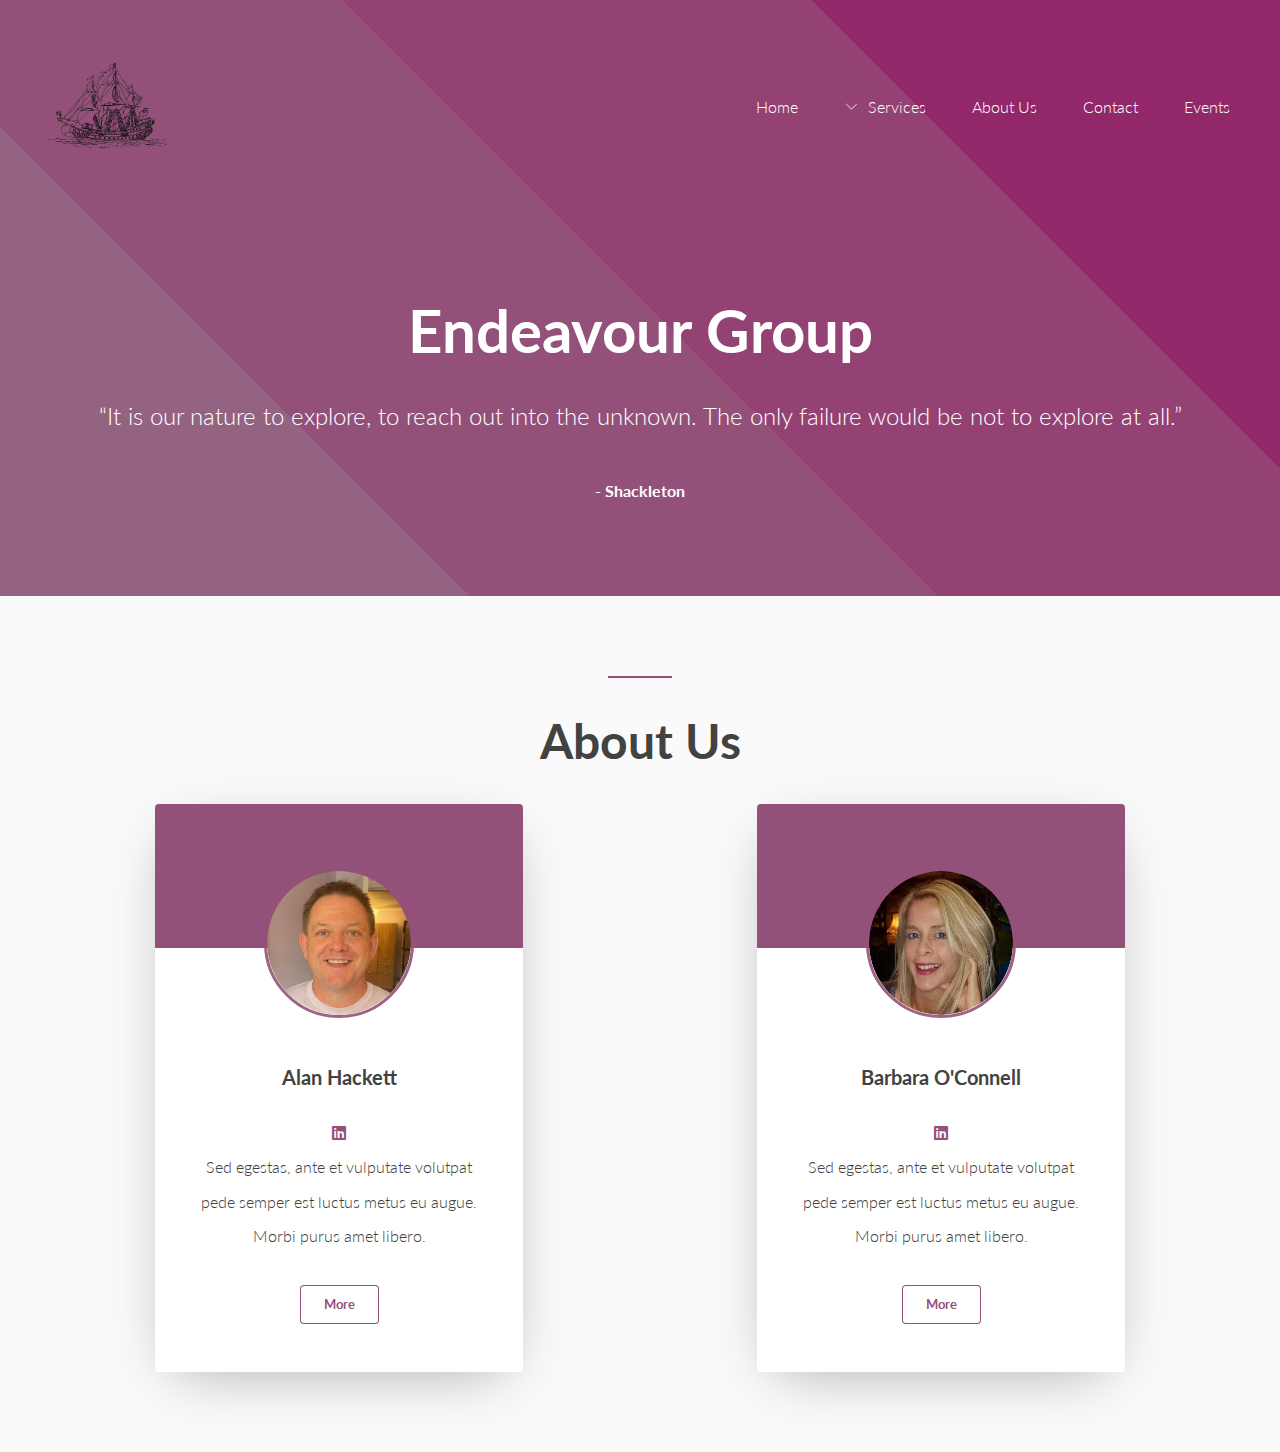
<file: about.html>
<!DOCTYPE HTML>
<!--
	Inverse by Pixelarity
	pixelarity.com | hello@pixelarity.com
	License: pixelarity.com/license
-->
<html>
	<head>
		<title>Untitled</title>
		<meta charset="utf-8" />
		<meta name="viewport" content="width=device-width, initial-scale=1, user-scalable=no" />
		<meta name="description" content="" />
		<meta name="keywords" content="" />
		<link rel="stylesheet" href="assets/css/main.css" />
	</head>
	<body class="is-preload">

		<!-- Header -->
		<section id="header-banner" class="gradient-background">
			<header id="header" class="alt">
				<a href="index.html">
					<img src="images/BetterLogo.png" alt="Logo Image" class="header-img">
					<!-- <p style="color: white;">Endeavour Group</p> -->

					
				</a>
				<!-- <a class="logo" href="index.html">Endeavour Group<span></span></a> -->
				<nav id="nav">
					<ul>
						<li><a href="index.html">Home</a></li>
						<li>
							<a href="#" class="dropdown">Services</a>
							<ul>
								<li><a href="#">Psychotherapy</a></li>
								<li><a href="#">Clinical Supervision</a></li>
								<li><a href="#">Training</a></li>
								
							</ul>
						</li>
						<li><a href="about.html">About Us</a></li>
						<li class="current"><a href="contact.html">Contact</a></li>
						<li><a href="events.html">Events</a></li>
					</ul>
				</nav>
			</header>

		<!-- Banner -->
			<div id="banner">
				<div class="wrapper style1 special">
					<div class="inner">
						<!-- Circular Image Section -->
						<!-- <div class="img-wrapper">
							<img src="images/BetterLogo.png" alt="">
						</div> -->
						<h1 class="heading alt"><strong>Endeavour Group </strong></h1>
						
							<p>“It is our nature to explore, to reach out into the unknown. The only

								failure would be not to explore at all.”</p>
	
							<p><strong>- Shackleton</strong></p>

						<!-- <div class="image fit special">
							<img src="images/pic01.jpg" alt="" />
						</div> -->
						<!-- <ul class="feature-icons">
							<li><span class="icon solid fa-laptop"></span><span class="label">Magna aliquam</span></li>
							<li><span class="icon solid fa-wifi"></span><span class="label">Etiam feugiat</span></li>
							<li><span class="icon solid fa-cloud"></span><span class="label">Nisl adipiscing</span></li>
						</ul> -->
					</div>
				</div>
			</div>
		</section>

        <div id="three">
            <div class="wrapper special style3">		
                <div class="inner">
                    <header class="major">
                        <h2 class="heading">About Us</h2>
                    </header>
                    <div class="profiles">
                        <div class="profile">
                            <div class="image">
                                <img src="images/Alan.jpg" alt="" />
                            </div>
                            <div class="content">
                                <h3>Alan Hackett</h3>
                                <a href="#" class="icon brands fa-linkedin"></a>
                                <p>Sed egestas, ante et vulputate volutpat pede semper est luctus metus eu augue. Morbi purus amet libero.</p>
                                <ul class="actions">
                                    <li><a href="#alan-info" class="button small">More</a></li>
                                </ul>
                            </div>
                        </div>
                        <div class="profile">
                            <div class="image">
                                <img src="images/Barbara.jpg" alt="" />
                            </div>
                            <div class="content">
                                <h3>Barbara O'Connell</h3>
                                <a href="#" class="icon brands fa-linkedin"></a>
                                <p>Sed egestas, ante et vulputate volutpat pede semper est luctus metus eu augue. Morbi purus amet libero.</p>
                                <ul class="actions">
                                    <li><a href="#barbara-info" class="button small">More</a></li>
                                </ul>
                            </div>
                        </div>							
                    </div>
                </div>
            </div>
        </div>

		


            

            

		<!-- Scripts -->
			<script src="assets/js/jquery.min.js"></script>
			<script src="assets/js/jquery.dropotron.min.js"></script>
			<script src="assets/js/browser.min.js"></script>
			<script src="assets/js/breakpoints.min.js"></script>
			<script src="assets/js/util.js"></script>
			<script src="assets/js/main.js"></script>

	</body>
</html>
</file>
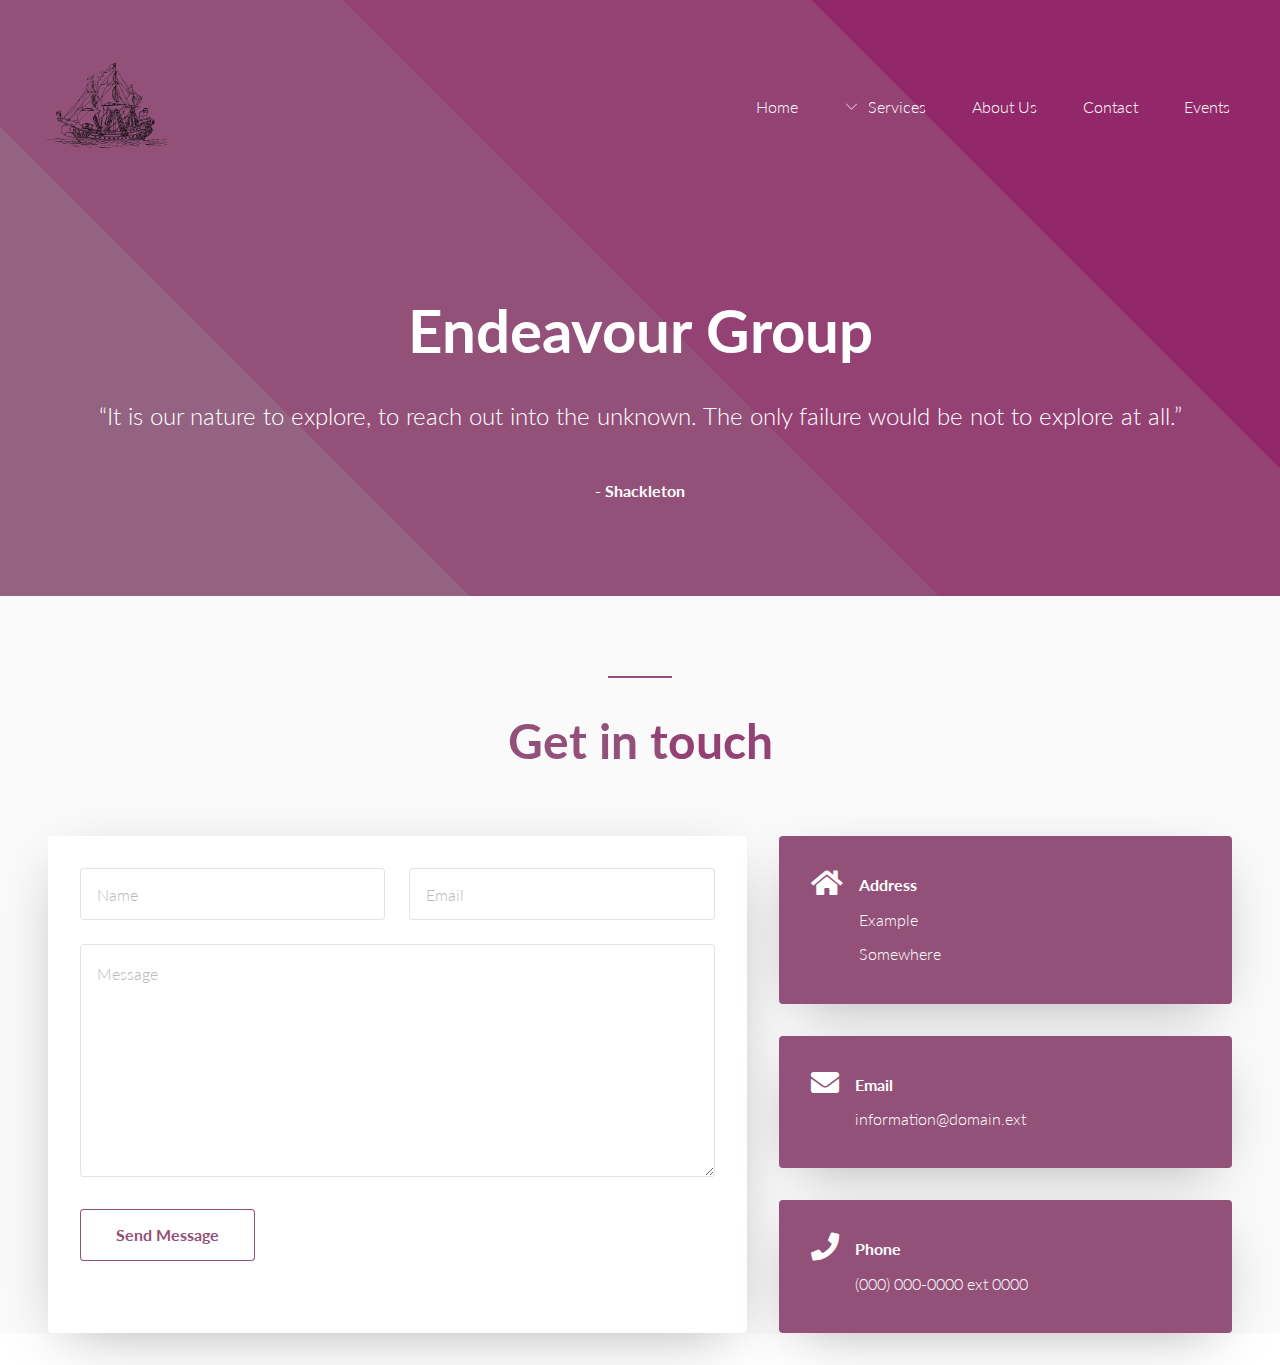
<file: contact.html>
<!DOCTYPE HTML>
<!--
	Inverse by Pixelarity
	pixelarity.com | hello@pixelarity.com
	License: pixelarity.com/license
-->
<html>
	<head>
		<title>Untitled</title>
		<meta charset="utf-8" />
		<meta name="viewport" content="width=device-width, initial-scale=1, user-scalable=no" />
		<meta name="description" content="" />
		<meta name="keywords" content="" />
		<link rel="stylesheet" href="assets/css/main.css" />
	</head>
	<body class="is-preload">

		<!-- Header -->
		<section id="header-banner" class="gradient-background">
			<header id="header" class="alt">
				<a href="index.html">
					<img src="images/BetterLogo.png" alt="Logo Image" class="header-img">
					<!-- <p style="color: white;">Endeavour Group</p> -->

					
				</a>
				<!-- <a class="logo" href="index.html">Endeavour Group<span></span></a> -->
				<nav id="nav">
					<ul>
						<li><a href="index.html">Home</a></li>
						<li>
							<a href="#" class="dropdown">Services</a>
							<ul>
								<li><a href="#">Psychotherapy</a></li>
								<li><a href="#">Clinical Supervision</a></li>
								<li><a href="#">Training</a></li>
								
							</ul>
						</li>
						<li><a href="about.html">About Us</a></li>
						<li class="current"><a href="contact.html">Contact</a></li>
						<li><a href="events.html">Events</a></li>
					</ul>
				</nav>
			</header>

		<!-- Banner -->
			<div id="banner">
				<div class="wrapper style1 special">
					<div class="inner">
						<!-- Circular Image Section -->
						<!-- <div class="img-wrapper">
							<img src="images/BetterLogo.png" alt="">
						</div> -->
						<h1 class="heading alt"><strong>Endeavour Group </strong></h1>
						
							<p>“It is our nature to explore, to reach out into the unknown. The only

								failure would be not to explore at all.”</p>
	
							<p><strong>- Shackleton</strong></p>

						<!-- <div class="image fit special">
							<img src="images/pic01.jpg" alt="" />
						</div> -->
						<!-- <ul class="feature-icons">
							<li><span class="icon solid fa-laptop"></span><span class="label">Magna aliquam</span></li>
							<li><span class="icon solid fa-wifi"></span><span class="label">Etiam feugiat</span></li>
							<li><span class="icon solid fa-cloud"></span><span class="label">Nisl adipiscing</span></li>
						</ul> -->
					</div>
				</div>
			</div>
		</section>

		





		<!-- Footer -->
			<div id="footer">
				<div class="wrapper style3">
					<div class="inner">
						<header class="major">
							<h2 class="gradient-text">Get in touch</h2>
							</header>
						<div class="content">
							<div class="form">
								<form method="post" action="#">
									<div class="fields">
										<div class="field half">
											<input name="name" id="name" placeholder="Name" type="text" />
										</div>
										<div class="field half">
											<input name="email" id="email" placeholder="Email" type="email" />
										</div>
										<div class="field">
											<textarea name="message" id="message" rows="6" placeholder="Message"></textarea>
										</div>
									</div>
									<ul class="actions special">
										<li><input type="button" class="button" value="Send Message" /></li>
									</ul>
								</form>
							</div>
							<ul class="icons">
								<li>
									<span class="icon solid fa-home"></span>
									<div>
										<strong>Address</strong>
										Example<br />
										Somewhere
									</div>
								</li>
								<li>
									<span class="icon solid fa-envelope"></span>
									<div>
										<strong>Email</strong>
										<a href="mailto:information@domain.ext">information@domain.ext</a>
									</div>
								</li>
								<li>
									<span class="icon solid fa-phone"></span>
									<div>
										<strong>Phone</strong>
										(000) 000-0000 ext 0000
									</div>
								</li>
							</ul>
						</div>
					</div>
					
				</div>
			</div>

            

            

		<!-- Scripts -->
			<script src="assets/js/jquery.min.js"></script>
			<script src="assets/js/jquery.dropotron.min.js"></script>
			<script src="assets/js/browser.min.js"></script>
			<script src="assets/js/breakpoints.min.js"></script>
			<script src="assets/js/util.js"></script>
			<script src="assets/js/main.js"></script>

	</body>
</html>
</file>
<file: assets/css/main.css>
@import url(fontawesome-all.min.css);
@import url("https://fonts.googleapis.com/css?family=Lato:300,300i,400,400i,700,700i");

html, body, div, span, applet, object,
iframe, h1, h2, h3, h4, h5, h6, p, blockquote,
pre, a, abbr, acronym, address, big, cite,
code, del, dfn, em, img, ins, kbd, q, s, samp,
small, strike, strong, sub, sup, tt, var, b,
u, i, center, dl, dt, dd, ol, ul, li, fieldset,
form, label, legend, table, caption, tbody,
tfoot, thead, tr, th, td, article, aside,
canvas, details, embed, figure, figcaption,
footer, header, hgroup, menu, nav, output, ruby,
section, summary, time, mark, audio, video {
	margin: 0;
	padding: 0;
	border: 0;
	font-size: 100%;
	font: inherit;
	vertical-align: baseline;}

article, aside, details, figcaption, figure,
footer, header, hgroup, menu, nav, section {
	display: block;}

body {
	line-height: 1;
}

ol, ul {
	list-style: none;
}

blockquote, q {
	quotes: none;
}

	blockquote:before, blockquote:after, q:before, q:after {
		content: '';
		content: none;
	}

table {
	border-collapse: collapse;
	border-spacing: 0;
}

body {
	-webkit-text-size-adjust: none;
}

mark {
	background-color: transparent;
	color: inherit;
}

input::-moz-focus-inner {
	border: 0;
	padding: 0;
}

input, select, textarea {
	-moz-appearance: none;
	-webkit-appearance: none;
	-ms-appearance: none;
	appearance: none;
}

/* Basic */

	@-ms-viewport {
		width: device-width;
	}

	body {
		-ms-overflow-style: scrollbar;
	}

	@media screen and (max-width: 480px) {

		html, body {
			min-width: 320px;
		}

	}

	html {
		box-sizing: border-box;
	}

	*, *:before, *:after {
		box-sizing: inherit;
	}

	body {
		background: #ffffff;
	}

		body.is-preload *, body.is-preload *:before, body.is-preload *:after {
			-moz-animation: none !important;
			-webkit-animation: none !important;
			-ms-animation: none !important;
			animation: none !important;
			-moz-transition: none !important;
			-webkit-transition: none !important;
			-ms-transition: none !important;
			transition: none !important;
		}

/* Typography */

	html {
		font-size: 15pt;
	}

		@media screen and (max-width: 1680px) {

			html {
				font-size: 12pt;
			}

		}

		@media screen and (max-width: 980px) {

			html {
				font-size: 12pt;
			}

		}

		@media screen and (max-width: 736px) {

			html {
				font-size: 11pt;
			}

		}

	body {
		background-color: #ffffff;
		color: #424242;
	}

	body, input, select, textarea {
		font-family: "Lato", Arial, Helvetica, sans-serif;
		font-weight: 300;
		font-size: 1rem;
		line-height: 2.15;
	}

	a {
		-moz-transition: color 0.2s ease-in-out;
		-webkit-transition: color 0.2s ease-in-out;
		-ms-transition: color 0.2s ease-in-out;
		transition: color 0.2s ease-in-out;
		text-decoration: none;
	}

	strong, b {
		font-weight: 700;
	}

	em, i {
		font-style: italic;
	}

	p {
		margin: 0 0 2rem 0;
	}

		p.special {
			text-align: center;
			margin: 0 auto 2rem auto;
			max-width: 46rem;
		}

			@media screen and (max-width: 980px) {

				p.special {
					max-width: calc(100% - 6rem);
					width: 100%;
				}

			}

			@media screen and (max-width: 736px) {

				p.special {
					max-width: 100%;
					width: 100%;
				}

			}

	header h1:before, header h2:before, header h3:before, header h4:before, header h5:before, header h6:before {
		background-color: #93517a;
		content: '';
		display: block;
		height: 2px;
		margin: 0 auto 2rem auto;
		width: 4rem;
	}

	header h1.left:before, header h2.left:before, header h3.left:before, header h4.left:before, header h5.left:before, header h6.left:before {
		margin-left: 0;
		margin-right: 0;
	}

		@media screen and (max-width: 980px) {

			header h1.left:before, header h2.left:before, header h3.left:before, header h4.left:before, header h5.left:before, header h6.left:before {
				margin-left: auto;
				margin-right: auto;
			}

		}

	header h1.alt:before, header h2.alt:before, header h3.alt:before, header h4.alt:before, header h5.alt:before, header h6.alt:before {
		background-color: #ffffff;
	}

	header.special {
		text-align: center;
		margin-bottom: 4rem;
	}

	header.major {
		text-align: center;
		margin: 0 auto 2rem auto;
		max-width: 46rem;
	}

		@media screen and (max-width: 980px) {

			header.major {
				max-width: calc(100% - 6rem);
				width: 100%;
			}

		}

		@media screen and (max-width: 736px) {

			header.major {
				max-width: 100%;
				width: 100%;
			}

		}

	h1, h2, h3, h4, h5, h6 {
		font-weight: 700;
		line-height: 1.5;
		margin: 0 0 1.5rem 0;
	}

		h1 a, h2 a, h3 a, h4 a, h5 a, h6 a {
			color: inherit;
			text-decoration: none;
		}

	h1 {
		font-size: 4rem;
		line-height: 1.2;
	}

	h1 + p {
		font-size: 1.5rem;
	}

	h2 {
		font-size: 3rem;
		line-height: 1.3;
	}

	h3 {
		font-size: 1.25rem;
	}

	h4 {
		font-size: 1rem;
	}

	h5 {
		font-size: 0.9rem;
	}

	h6 {
		font-size: 0.7rem;
	}

	@media screen and (max-width: 1280px) {

		h1 {
			font-size: 3.75rem;
		}

	}

	@media screen and (max-width: 980px) {

		body, input, select, textarea {
			line-height: 1.75;
		}

		p.thin {
			max-width: 100%;
		}

		h1.heading.left:before, h2.heading.left:before, h3.heading.left:before, h4.heading.left:before, h5.heading.left:before, h6.heading.left:before {
			margin-right: auto;
			margin-left: auto;
		}

	}

	@media screen and (max-width: 736px) {

		h1 {
			font-size: 2.5rem;
			line-height: 1.3;
		}

		h1 + p {
			font-size: 1.25rem;
		}

		h2 {
			font-size: 1.75rem;
			line-height: 1.5;
		}

		h3 {
			font-size: 1.25rem;
		}

	}

	sub {
		font-size: 0.8rem;
		position: relative;
		top: 0.5rem;
	}

	sup {
		font-size: 0.8rem;
		position: relative;
		top: -0.5rem;
	}

	blockquote {
		border-left: solid 0.5rem;
		font-style: italic;
		margin: 0 0 2rem 0;
		padding: 1rem 0 1rem 2rem;
	}

	code {
		border-radius: 4px;
		border: solid 1px;
		font-family: "Courier New", monospace;
		font-size: 0.9rem;
		margin: 0 0.25rem;
		padding: 0.25rem 0.65rem;
	}

	pre {
		-webkit-overflow-scrolling: touch;
		font-family: "Courier New", monospace;
		font-size: 0.9rem;
		margin: 0 0 2rem 0;
	}

		pre code {
			display: block;
			line-height: 1.75;
			padding: 1rem 1.5rem;
			overflow-x: auto;
		}

	hr {
		border: 0;
		border-bottom: solid 1px;
		margin: 2rem 0;
	}

		hr.major {
			margin: 4rem 0;
		}

		@media screen and (max-width: 736px) {

			hr.major {
				margin: 3rem 0;
			}

		}

	input, select, textarea {
		color: #424242;
	}

	a {
		color: #93517a;
	}

		a:hover {
			color: #ffb7aa;
		}

	strong, b {
		color: #424242;
	}

	h1, h2, h3, h4, h5, h6 {
		color: #424242;
	}

	blockquote {
		border-left-color: rgba(144, 144, 144, 0.25);
	}

	code {
		background: rgba(144, 144, 144, 0.075);
		border-color: rgba(144, 144, 144, 0.25);
	}

	hr {
		border-bottom-color: rgba(144, 144, 144, 0.25);
	}

/* Row */

	.row {
		display: flex;
		flex-wrap: wrap;
		box-sizing: border-box;
		align-items: stretch;
	}

		.row > * {
			box-sizing: border-box;
		}

		.row.gtr-uniform > * > :last-child {
			margin-bottom: 0;
		}

		.row.aln-left {
			justify-content: flex-start;
		}

		.row.aln-center {
			justify-content: center;
		}

		.row.aln-right {
			justify-content: flex-end;
		}

		.row.aln-top {
			align-items: flex-start;
		}

		.row.aln-middle {
			align-items: center;
		}

		.row.aln-bottom {
			align-items: flex-end;
		}

		.row > .imp {
			order: -1;
		}

		.row > .col-1 {
			width: 8.33333%;
		}

		.row > .off-1 {
			margin-left: 8.33333%;
		}

		.row > .col-2 {
			width: 16.66667%;
		}

		.row > .off-2 {
			margin-left: 16.66667%;
		}

		.row > .col-3 {
			width: 25%;
		}

		.row > .off-3 {
			margin-left: 25%;
		}

		.row > .col-4 {
			width: 33.33333%;
		}

		.row > .off-4 {
			margin-left: 33.33333%;
		}

		.row > .col-5 {
			width: 41.66667%;
		}

		.row > .off-5 {
			margin-left: 41.66667%;
		}

		.row > .col-6 {
			width: 50%;
		}

		.row > .off-6 {
			margin-left: 50%;
		}

		.row > .col-7 {
			width: 58.33333%;
		}

		.row > .off-7 {
			margin-left: 58.33333%;
		}

		.row > .col-8 {
			width: 66.66667%;
		}

		.row > .off-8 {
			margin-left: 66.66667%;
		}

		.row > .col-9 {
			width: 75%;
		}

		.row > .off-9 {
			margin-left: 75%;
		}

		.row > .col-10 {
			width: 83.33333%;
		}

		.row > .off-10 {
			margin-left: 83.33333%;
		}

		.row > .col-11 {
			width: 91.66667%;
		}

		.row > .off-11 {
			margin-left: 91.66667%;
		}

		.row > .col-12 {
			width: 100%;
		}

		.row > .off-12 {
			margin-left: 100%;
		}

		.row.gtr-0 {
			margin-top: 0;
			margin-left: 0rem;
		}

			.row.gtr-0 > * {
				padding: 0 0 0 0rem;
			}

			.row.gtr-0.gtr-uniform {
				margin-top: 0rem;
			}

				.row.gtr-0.gtr-uniform > * {
					padding-top: 0rem;
				}

		.row.gtr-25 {
			margin-top: 0;
			margin-left: -0.5rem;
		}

			.row.gtr-25 > * {
				padding: 0 0 0 0.5rem;
			}

			.row.gtr-25.gtr-uniform {
				margin-top: -0.5rem;
			}

				.row.gtr-25.gtr-uniform > * {
					padding-top: 0.5rem;
				}

		.row.gtr-50 {
			margin-top: 0;
			margin-left: -1rem;
		}

			.row.gtr-50 > * {
				padding: 0 0 0 1rem;
			}

			.row.gtr-50.gtr-uniform {
				margin-top: -1rem;
			}

				.row.gtr-50.gtr-uniform > * {
					padding-top: 1rem;
				}

		.row {
			margin-top: 0;
			margin-left: -2rem;
		}

			.row > * {
				padding: 0 0 0 2rem;
			}

			.row.gtr-uniform {
				margin-top: -2rem;
			}

				.row.gtr-uniform > * {
					padding-top: 2rem;
				}

		.row.gtr-150 {
			margin-top: 0;
			margin-left: -3rem;
		}

			.row.gtr-150 > * {
				padding: 0 0 0 3rem;
			}

			.row.gtr-150.gtr-uniform {
				margin-top: -3rem;
			}

				.row.gtr-150.gtr-uniform > * {
					padding-top: 3rem;
				}

		.row.gtr-200 {
			margin-top: 0;
			margin-left: -4rem;
		}

			.row.gtr-200 > * {
				padding: 0 0 0 4rem;
			}

			.row.gtr-200.gtr-uniform {
				margin-top: -4rem;
			}

				.row.gtr-200.gtr-uniform > * {
					padding-top: 4rem;
				}

		@media screen and (max-width: 1680px) {

			.row {
				display: flex;
				flex-wrap: wrap;
				box-sizing: border-box;
				align-items: stretch;
			}

				.row > * {
					box-sizing: border-box;
				}

				.row.gtr-uniform > * > :last-child {
					margin-bottom: 0;
				}

				.row.aln-left {
					justify-content: flex-start;
				}

				.row.aln-center {
					justify-content: center;
				}

				.row.aln-right {
					justify-content: flex-end;
				}

				.row.aln-top {
					align-items: flex-start;
				}

				.row.aln-middle {
					align-items: center;
				}

				.row.aln-bottom {
					align-items: flex-end;
				}

				.row > .imp-xlarge {
					order: -1;
				}

				.row > .col-1-xlarge {
					width: 8.33333%;
				}

				.row > .off-1-xlarge {
					margin-left: 8.33333%;
				}

				.row > .col-2-xlarge {
					width: 16.66667%;
				}

				.row > .off-2-xlarge {
					margin-left: 16.66667%;
				}

				.row > .col-3-xlarge {
					width: 25%;
				}

				.row > .off-3-xlarge {
					margin-left: 25%;
				}

				.row > .col-4-xlarge {
					width: 33.33333%;
				}

				.row > .off-4-xlarge {
					margin-left: 33.33333%;
				}

				.row > .col-5-xlarge {
					width: 41.66667%;
				}

				.row > .off-5-xlarge {
					margin-left: 41.66667%;
				}

				.row > .col-6-xlarge {
					width: 50%;
				}

				.row > .off-6-xlarge {
					margin-left: 50%;
				}

				.row > .col-7-xlarge {
					width: 58.33333%;
				}

				.row > .off-7-xlarge {
					margin-left: 58.33333%;
				}

				.row > .col-8-xlarge {
					width: 66.66667%;
				}

				.row > .off-8-xlarge {
					margin-left: 66.66667%;
				}

				.row > .col-9-xlarge {
					width: 75%;
				}

				.row > .off-9-xlarge {
					margin-left: 75%;
				}

				.row > .col-10-xlarge {
					width: 83.33333%;
				}

				.row > .off-10-xlarge {
					margin-left: 83.33333%;
				}

				.row > .col-11-xlarge {
					width: 91.66667%;
				}

				.row > .off-11-xlarge {
					margin-left: 91.66667%;
				}

				.row > .col-12-xlarge {
					width: 100%;
				}

				.row > .off-12-xlarge {
					margin-left: 100%;
				}

				.row.gtr-0 {
					margin-top: 0;
					margin-left: 0rem;
				}

					.row.gtr-0 > * {
						padding: 0 0 0 0rem;
					}

					.row.gtr-0.gtr-uniform {
						margin-top: 0rem;
					}

						.row.gtr-0.gtr-uniform > * {
							padding-top: 0rem;
						}

				.row.gtr-25 {
					margin-top: 0;
					margin-left: -0.5rem;
				}

					.row.gtr-25 > * {
						padding: 0 0 0 0.5rem;
					}

					.row.gtr-25.gtr-uniform {
						margin-top: -0.5rem;
					}

						.row.gtr-25.gtr-uniform > * {
							padding-top: 0.5rem;
						}

				.row.gtr-50 {
					margin-top: 0;
					margin-left: -1rem;
				}

					.row.gtr-50 > * {
						padding: 0 0 0 1rem;
					}

					.row.gtr-50.gtr-uniform {
						margin-top: -1rem;
					}

						.row.gtr-50.gtr-uniform > * {
							padding-top: 1rem;
						}

				.row {
					margin-top: 0;
					margin-left: -2rem;
				}

					.row > * {
						padding: 0 0 0 2rem;
					}

					.row.gtr-uniform {
						margin-top: -2rem;
					}

						.row.gtr-uniform > * {
							padding-top: 2rem;
						}

				.row.gtr-150 {
					margin-top: 0;
					margin-left: -3rem;
				}

					.row.gtr-150 > * {
						padding: 0 0 0 3rem;
					}

					.row.gtr-150.gtr-uniform {
						margin-top: -3rem;
					}

						.row.gtr-150.gtr-uniform > * {
							padding-top: 3rem;
						}

				.row.gtr-200 {
					margin-top: 0;
					margin-left: -4rem;
				}

					.row.gtr-200 > * {
						padding: 0 0 0 4rem;
					}

					.row.gtr-200.gtr-uniform {
						margin-top: -4rem;
					}

						.row.gtr-200.gtr-uniform > * {
							padding-top: 4rem;
						}

		}

		@media screen and (max-width: 1280px) {

			.row {
				display: flex;
				flex-wrap: wrap;
				box-sizing: border-box;
				align-items: stretch;
			}

				.row > * {
					box-sizing: border-box;
				}

				.row.gtr-uniform > * > :last-child {
					margin-bottom: 0;
				}

				.row.aln-left {
					justify-content: flex-start;
				}

				.row.aln-center {
					justify-content: center;
				}

				.row.aln-right {
					justify-content: flex-end;
				}

				.row.aln-top {
					align-items: flex-start;
				}

				.row.aln-middle {
					align-items: center;
				}

				.row.aln-bottom {
					align-items: flex-end;
				}

				.row > .imp-large {
					order: -1;
				}

				.row > .col-1-large {
					width: 8.33333%;
				}

				.row > .off-1-large {
					margin-left: 8.33333%;
				}

				.row > .col-2-large {
					width: 16.66667%;
				}

				.row > .off-2-large {
					margin-left: 16.66667%;
				}

				.row > .col-3-large {
					width: 25%;
				}

				.row > .off-3-large {
					margin-left: 25%;
				}

				.row > .col-4-large {
					width: 33.33333%;
				}

				.row > .off-4-large {
					margin-left: 33.33333%;
				}

				.row > .col-5-large {
					width: 41.66667%;
				}

				.row > .off-5-large {
					margin-left: 41.66667%;
				}

				.row > .col-6-large {
					width: 50%;
				}

				.row > .off-6-large {
					margin-left: 50%;
				}

				.row > .col-7-large {
					width: 58.33333%;
				}

				.row > .off-7-large {
					margin-left: 58.33333%;
				}

				.row > .col-8-large {
					width: 66.66667%;
				}

				.row > .off-8-large {
					margin-left: 66.66667%;
				}

				.row > .col-9-large {
					width: 75%;
				}

				.row > .off-9-large {
					margin-left: 75%;
				}

				.row > .col-10-large {
					width: 83.33333%;
				}

				.row > .off-10-large {
					margin-left: 83.33333%;
				}

				.row > .col-11-large {
					width: 91.66667%;
				}

				.row > .off-11-large {
					margin-left: 91.66667%;
				}

				.row > .col-12-large {
					width: 100%;
				}

				.row > .off-12-large {
					margin-left: 100%;
				}

				.row.gtr-0 {
					margin-top: 0;
					margin-left: 0rem;
				}

					.row.gtr-0 > * {
						padding: 0 0 0 0rem;
					}

					.row.gtr-0.gtr-uniform {
						margin-top: 0rem;
					}

						.row.gtr-0.gtr-uniform > * {
							padding-top: 0rem;
						}

				.row.gtr-25 {
					margin-top: 0;
					margin-left: -0.375rem;
				}

					.row.gtr-25 > * {
						padding: 0 0 0 0.375rem;
					}

					.row.gtr-25.gtr-uniform {
						margin-top: -0.375rem;
					}

						.row.gtr-25.gtr-uniform > * {
							padding-top: 0.375rem;
						}

				.row.gtr-50 {
					margin-top: 0;
					margin-left: -0.75rem;
				}

					.row.gtr-50 > * {
						padding: 0 0 0 0.75rem;
					}

					.row.gtr-50.gtr-uniform {
						margin-top: -0.75rem;
					}

						.row.gtr-50.gtr-uniform > * {
							padding-top: 0.75rem;
						}

				.row {
					margin-top: 0;
					margin-left: -1.5rem;
				}

					.row > * {
						padding: 0 0 0 1.5rem;
					}

					.row.gtr-uniform {
						margin-top: -1.5rem;
					}

						.row.gtr-uniform > * {
							padding-top: 1.5rem;
						}

				.row.gtr-150 {
					margin-top: 0;
					margin-left: -2.25rem;
				}

					.row.gtr-150 > * {
						padding: 0 0 0 2.25rem;
					}

					.row.gtr-150.gtr-uniform {
						margin-top: -2.25rem;
					}

						.row.gtr-150.gtr-uniform > * {
							padding-top: 2.25rem;
						}

				.row.gtr-200 {
					margin-top: 0;
					margin-left: -3rem;
				}

					.row.gtr-200 > * {
						padding: 0 0 0 3rem;
					}

					.row.gtr-200.gtr-uniform {
						margin-top: -3rem;
					}

						.row.gtr-200.gtr-uniform > * {
							padding-top: 3rem;
						}

		}

		@media screen and (max-width: 980px) {

			.row {
				display: flex;
				flex-wrap: wrap;
				box-sizing: border-box;
				align-items: stretch;
			}

				.row > * {
					box-sizing: border-box;
				}

				.row.gtr-uniform > * > :last-child {
					margin-bottom: 0;
				}

				.row.aln-left {
					justify-content: flex-start;
				}

				.row.aln-center {
					justify-content: center;
				}

				.row.aln-right {
					justify-content: flex-end;
				}

				.row.aln-top {
					align-items: flex-start;
				}

				.row.aln-middle {
					align-items: center;
				}

				.row.aln-bottom {
					align-items: flex-end;
				}

				.row > .imp-medium {
					order: -1;
				}

				.row > .col-1-medium {
					width: 8.33333%;
				}

				.row > .off-1-medium {
					margin-left: 8.33333%;
				}

				.row > .col-2-medium {
					width: 16.66667%;
				}

				.row > .off-2-medium {
					margin-left: 16.66667%;
				}

				.row > .col-3-medium {
					width: 25%;
				}

				.row > .off-3-medium {
					margin-left: 25%;
				}

				.row > .col-4-medium {
					width: 33.33333%;
				}

				.row > .off-4-medium {
					margin-left: 33.33333%;
				}

				.row > .col-5-medium {
					width: 41.66667%;
				}

				.row > .off-5-medium {
					margin-left: 41.66667%;
				}

				.row > .col-6-medium {
					width: 50%;
				}

				.row > .off-6-medium {
					margin-left: 50%;
				}

				.row > .col-7-medium {
					width: 58.33333%;
				}

				.row > .off-7-medium {
					margin-left: 58.33333%;
				}

				.row > .col-8-medium {
					width: 66.66667%;
				}

				.row > .off-8-medium {
					margin-left: 66.66667%;
				}

				.row > .col-9-medium {
					width: 75%;
				}

				.row > .off-9-medium {
					margin-left: 75%;
				}

				.row > .col-10-medium {
					width: 83.33333%;
				}

				.row > .off-10-medium {
					margin-left: 83.33333%;
				}

				.row > .col-11-medium {
					width: 91.66667%;
				}

				.row > .off-11-medium {
					margin-left: 91.66667%;
				}

				.row > .col-12-medium {
					width: 100%;
				}

				.row > .off-12-medium {
					margin-left: 100%;
				}

				.row.gtr-0 {
					margin-top: 0;
					margin-left: 0rem;
				}

					.row.gtr-0 > * {
						padding: 0 0 0 0rem;
					}

					.row.gtr-0.gtr-uniform {
						margin-top: 0rem;
					}

						.row.gtr-0.gtr-uniform > * {
							padding-top: 0rem;
						}

				.row.gtr-25 {
					margin-top: 0;
					margin-left: -0.375rem;
				}

					.row.gtr-25 > * {
						padding: 0 0 0 0.375rem;
					}

					.row.gtr-25.gtr-uniform {
						margin-top: -0.375rem;
					}

						.row.gtr-25.gtr-uniform > * {
							padding-top: 0.375rem;
						}

				.row.gtr-50 {
					margin-top: 0;
					margin-left: -0.75rem;
				}

					.row.gtr-50 > * {
						padding: 0 0 0 0.75rem;
					}

					.row.gtr-50.gtr-uniform {
						margin-top: -0.75rem;
					}

						.row.gtr-50.gtr-uniform > * {
							padding-top: 0.75rem;
						}

				.row {
					margin-top: 0;
					margin-left: -1.5rem;
				}

					.row > * {
						padding: 0 0 0 1.5rem;
					}

					.row.gtr-uniform {
						margin-top: -1.5rem;
					}

						.row.gtr-uniform > * {
							padding-top: 1.5rem;
						}

				.row.gtr-150 {
					margin-top: 0;
					margin-left: -2.25rem;
				}

					.row.gtr-150 > * {
						padding: 0 0 0 2.25rem;
					}

					.row.gtr-150.gtr-uniform {
						margin-top: -2.25rem;
					}

						.row.gtr-150.gtr-uniform > * {
							padding-top: 2.25rem;
						}

				.row.gtr-200 {
					margin-top: 0;
					margin-left: -3rem;
				}

					.row.gtr-200 > * {
						padding: 0 0 0 3rem;
					}

					.row.gtr-200.gtr-uniform {
						margin-top: -3rem;
					}

						.row.gtr-200.gtr-uniform > * {
							padding-top: 3rem;
						}

		}

		@media screen and (max-width: 736px) {

			.row {
				display: flex;
				flex-wrap: wrap;
				box-sizing: border-box;
				align-items: stretch;
			}

				.row > * {
					box-sizing: border-box;
				}

				.row.gtr-uniform > * > :last-child {
					margin-bottom: 0;
				}

				.row.aln-left {
					justify-content: flex-start;
				}

				.row.aln-center {
					justify-content: center;
				}

				.row.aln-right {
					justify-content: flex-end;
				}

				.row.aln-top {
					align-items: flex-start;
				}

				.row.aln-middle {
					align-items: center;
				}

				.row.aln-bottom {
					align-items: flex-end;
				}

				.row > .imp-small {
					order: -1;
				}

				.row > .col-1-small {
					width: 8.33333%;
				}

				.row > .off-1-small {
					margin-left: 8.33333%;
				}

				.row > .col-2-small {
					width: 16.66667%;
				}

				.row > .off-2-small {
					margin-left: 16.66667%;
				}

				.row > .col-3-small {
					width: 25%;
				}

				.row > .off-3-small {
					margin-left: 25%;
				}

				.row > .col-4-small {
					width: 33.33333%;
				}

				.row > .off-4-small {
					margin-left: 33.33333%;
				}

				.row > .col-5-small {
					width: 41.66667%;
				}

				.row > .off-5-small {
					margin-left: 41.66667%;
				}

				.row > .col-6-small {
					width: 50%;
				}

				.row > .off-6-small {
					margin-left: 50%;
				}

				.row > .col-7-small {
					width: 58.33333%;
				}

				.row > .off-7-small {
					margin-left: 58.33333%;
				}

				.row > .col-8-small {
					width: 66.66667%;
				}

				.row > .off-8-small {
					margin-left: 66.66667%;
				}

				.row > .col-9-small {
					width: 75%;
				}

				.row > .off-9-small {
					margin-left: 75%;
				}

				.row > .col-10-small {
					width: 83.33333%;
				}

				.row > .off-10-small {
					margin-left: 83.33333%;
				}

				.row > .col-11-small {
					width: 91.66667%;
				}

				.row > .off-11-small {
					margin-left: 91.66667%;
				}

				.row > .col-12-small {
					width: 100%;
				}

				.row > .off-12-small {
					margin-left: 100%;
				}

				.row.gtr-0 {
					margin-top: 0;
					margin-left: 0rem;
				}

					.row.gtr-0 > * {
						padding: 0 0 0 0rem;
					}

					.row.gtr-0.gtr-uniform {
						margin-top: 0rem;
					}

						.row.gtr-0.gtr-uniform > * {
							padding-top: 0rem;
						}

				.row.gtr-25 {
					margin-top: 0;
					margin-left: -0.3125rem;
				}

					.row.gtr-25 > * {
						padding: 0 0 0 0.3125rem;
					}

					.row.gtr-25.gtr-uniform {
						margin-top: -0.3125rem;
					}

						.row.gtr-25.gtr-uniform > * {
							padding-top: 0.3125rem;
						}

				.row.gtr-50 {
					margin-top: 0;
					margin-left: -0.625rem;
				}

					.row.gtr-50 > * {
						padding: 0 0 0 0.625rem;
					}

					.row.gtr-50.gtr-uniform {
						margin-top: -0.625rem;
					}

						.row.gtr-50.gtr-uniform > * {
							padding-top: 0.625rem;
						}

				.row {
					margin-top: 0;
					margin-left: -1.25rem;
				}

					.row > * {
						padding: 0 0 0 1.25rem;
					}

					.row.gtr-uniform {
						margin-top: -1.25rem;
					}

						.row.gtr-uniform > * {
							padding-top: 1.25rem;
						}

				.row.gtr-150 {
					margin-top: 0;
					margin-left: -1.875rem;
				}

					.row.gtr-150 > * {
						padding: 0 0 0 1.875rem;
					}

					.row.gtr-150.gtr-uniform {
						margin-top: -1.875rem;
					}

						.row.gtr-150.gtr-uniform > * {
							padding-top: 1.875rem;
						}

				.row.gtr-200 {
					margin-top: 0;
					margin-left: -2.5rem;
				}

					.row.gtr-200 > * {
						padding: 0 0 0 2.5rem;
					}

					.row.gtr-200.gtr-uniform {
						margin-top: -2.5rem;
					}

						.row.gtr-200.gtr-uniform > * {
							padding-top: 2.5rem;
						}

		}

		@media screen and (max-width: 480px) {

			.row {
				display: flex;
				flex-wrap: wrap;
				box-sizing: border-box;
				align-items: stretch;
			}

				.row > * {
					box-sizing: border-box;
				}

				.row.gtr-uniform > * > :last-child {
					margin-bottom: 0;
				}

				.row.aln-left {
					justify-content: flex-start;
				}

				.row.aln-center {
					justify-content: center;
				}

				.row.aln-right {
					justify-content: flex-end;
				}

				.row.aln-top {
					align-items: flex-start;
				}

				.row.aln-middle {
					align-items: center;
				}

				.row.aln-bottom {
					align-items: flex-end;
				}

				.row > .imp-xsmall {
					order: -1;
				}

				.row > .col-1-xsmall {
					width: 8.33333%;
				}

				.row > .off-1-xsmall {
					margin-left: 8.33333%;
				}

				.row > .col-2-xsmall {
					width: 16.66667%;
				}

				.row > .off-2-xsmall {
					margin-left: 16.66667%;
				}

				.row > .col-3-xsmall {
					width: 25%;
				}

				.row > .off-3-xsmall {
					margin-left: 25%;
				}

				.row > .col-4-xsmall {
					width: 33.33333%;
				}

				.row > .off-4-xsmall {
					margin-left: 33.33333%;
				}

				.row > .col-5-xsmall {
					width: 41.66667%;
				}

				.row > .off-5-xsmall {
					margin-left: 41.66667%;
				}

				.row > .col-6-xsmall {
					width: 50%;
				}

				.row > .off-6-xsmall {
					margin-left: 50%;
				}

				.row > .col-7-xsmall {
					width: 58.33333%;
				}

				.row > .off-7-xsmall {
					margin-left: 58.33333%;
				}

				.row > .col-8-xsmall {
					width: 66.66667%;
				}

				.row > .off-8-xsmall {
					margin-left: 66.66667%;
				}

				.row > .col-9-xsmall {
					width: 75%;
				}

				.row > .off-9-xsmall {
					margin-left: 75%;
				}

				.row > .col-10-xsmall {
					width: 83.33333%;
				}

				.row > .off-10-xsmall {
					margin-left: 83.33333%;
				}

				.row > .col-11-xsmall {
					width: 91.66667%;
				}

				.row > .off-11-xsmall {
					margin-left: 91.66667%;
				}

				.row > .col-12-xsmall {
					width: 100%;
				}

				.row > .off-12-xsmall {
					margin-left: 100%;
				}

				.row.gtr-0 {
					margin-top: 0;
					margin-left: 0rem;
				}

					.row.gtr-0 > * {
						padding: 0 0 0 0rem;
					}

					.row.gtr-0.gtr-uniform {
						margin-top: 0rem;
					}

						.row.gtr-0.gtr-uniform > * {
							padding-top: 0rem;
						}

				.row.gtr-25 {
					margin-top: 0;
					margin-left: -0.3125rem;
				}

					.row.gtr-25 > * {
						padding: 0 0 0 0.3125rem;
					}

					.row.gtr-25.gtr-uniform {
						margin-top: -0.3125rem;
					}

						.row.gtr-25.gtr-uniform > * {
							padding-top: 0.3125rem;
						}

				.row.gtr-50 {
					margin-top: 0;
					margin-left: -0.625rem;
				}

					.row.gtr-50 > * {
						padding: 0 0 0 0.625rem;
					}

					.row.gtr-50.gtr-uniform {
						margin-top: -0.625rem;
					}

						.row.gtr-50.gtr-uniform > * {
							padding-top: 0.625rem;
						}

				.row {
					margin-top: 0;
					margin-left: -1.25rem;
				}

					.row > * {
						padding: 0 0 0 1.25rem;
					}

					.row.gtr-uniform {
						margin-top: -1.25rem;
					}

						.row.gtr-uniform > * {
							padding-top: 1.25rem;
						}

				.row.gtr-150 {
					margin-top: 0;
					margin-left: -1.875rem;
				}

					.row.gtr-150 > * {
						padding: 0 0 0 1.875rem;
					}

					.row.gtr-150.gtr-uniform {
						margin-top: -1.875rem;
					}

						.row.gtr-150.gtr-uniform > * {
							padding-top: 1.875rem;
						}

				.row.gtr-200 {
					margin-top: 0;
					margin-left: -2.5rem;
				}

					.row.gtr-200 > * {
						padding: 0 0 0 2.5rem;
					}

					.row.gtr-200.gtr-uniform {
						margin-top: -2.5rem;
					}

						.row.gtr-200.gtr-uniform > * {
							padding-top: 2.5rem;
						}

		}

/* Box */

	.box {
		border: solid 1px;
		border-radius: 4px;
		margin-bottom: 2rem;
		padding: 1.5rem;
	}

		.box > :last-child {
			margin-bottom: 0;
		}

		.box.alt {
			border: 0;
			border-radius: 0;
			padding: 0;
		}

	.box {
		border-color: rgba(144, 144, 144, 0.25);
	}

/* Button */

	input[type="submit"],
	input[type="reset"],
	input[type="button"],
	button,
	.button {
		-moz-appearance: none;
		-webkit-appearance: none;
		-ms-appearance: none;
		appearance: none;
		-moz-transition: background-color 0.2s ease-in-out, box-shadow 0.2s ease-in-out, color 0.2s ease-in-out;
		-webkit-transition: background-color 0.2s ease-in-out, box-shadow 0.2s ease-in-out, color 0.2s ease-in-out;
		-ms-transition: background-color 0.2s ease-in-out, box-shadow 0.2s ease-in-out, color 0.2s ease-in-out;
		transition: background-color 0.2s ease-in-out, box-shadow 0.2s ease-in-out, color 0.2s ease-in-out;
		border-radius: 4px;
		border: 0;
		cursor: pointer;
		display: inline-block;
		font-weight: 700;
		height: 3.25rem;
		line-height: 3.25rem;
		padding: 0 2.25rem;
		text-align: center;
		text-decoration: none;
		white-space: nowrap;
	}

		input[type="submit"].small,
		input[type="reset"].small,
		input[type="button"].small,
		button.small,
		.button.small {
			font-size: 0.8rem;
			height: 2.4375rem;
			line-height: 2.4375rem;
			padding: 0 1.5rem;
		}

		input[type="submit"].large,
		input[type="reset"].large,
		input[type="button"].large,
		button.large,
		.button.large {
			font-size: 1.35rem;
			height: 4.0625rem;
			line-height: 4.0625rem;
			padding: 0 3rem;
		}

		input[type="submit"].wide,
		input[type="reset"].wide,
		input[type="button"].wide,
		button.wide,
		.button.wide {
			min-width: 13rem;
		}

		input[type="submit"].icon:before,
		input[type="reset"].icon:before,
		input[type="button"].icon:before,
		button.icon:before,
		.button.icon:before {
			font-size: 0.9rem;
			margin-right: 0.5rem;
		}

		input[type="submit"].fit,
		input[type="reset"].fit,
		input[type="button"].fit,
		button.fit,
		.button.fit {
			width: 100%;
		}

		input[type="submit"].disabled, input[type="submit"]:disabled,
		input[type="reset"].disabled,
		input[type="reset"]:disabled,
		input[type="button"].disabled,
		input[type="button"]:disabled,
		button.disabled,
		button:disabled,
		.button.disabled,
		.button:disabled {
			pointer-events: none;
			opacity: 0.25;
		}

	input[type="submit"],
	input[type="reset"],
	input[type="button"],
	button,
	.button {
		background-color: transparent;
		box-shadow: inset 0 0 0 1px #93517a;
		color: #93517a !important;
	}

		input[type="submit"]:hover,
		input[type="reset"]:hover,
		input[type="button"]:hover,
		button:hover,
		.button:hover {
			background-color: rgba(255, 139, 119, 0.1);
		}

			input[type="submit"]:hover:active,
			input[type="reset"]:hover:active,
			input[type="button"]:hover:active,
			button:hover:active,
			.button:hover:active {
				background-color: rgba(255, 139, 119, 0.25);
			}

		input[type="submit"].primary,
		input[type="reset"].primary,
		input[type="button"].primary,
		button.primary,
		.button.primary {
			background: #93517a;
			box-shadow: none;
			color: #ffffff !important;
		}

			input[type="submit"].primary:hover,
			input[type="reset"].primary:hover,
			input[type="button"].primary:hover,
			button.primary:hover,
			.button.primary:hover {
				background-color: rgba(255, 139, 119, 0.5);
			}

				input[type="submit"].primary:hover:active,
				input[type="reset"].primary:hover:active,
				input[type="button"].primary:hover:active,
				button.primary:hover:active,
				.button.primary:hover:active {
					background-color: rgba(255, 139, 119, 0.75);
				}

/* Form */

	form {
		margin: 0 0 2rem 0;
	}

		form > :last-child {
			margin-bottom: 0;
		}

		form > .fields {
			display: -moz-flex;
			display: -webkit-flex;
			display: -ms-flex;
			display: flex;
			-moz-flex-wrap: wrap;
			-webkit-flex-wrap: wrap;
			-ms-flex-wrap: wrap;
			flex-wrap: wrap;
			width: calc(100% + 3rem);
			margin: -1.5rem 0 2rem -1.5rem;
		}

			form > .fields > .field {
				-moz-flex-grow: 0;
				-webkit-flex-grow: 0;
				-ms-flex-grow: 0;
				flex-grow: 0;
				-moz-flex-shrink: 0;
				-webkit-flex-shrink: 0;
				-ms-flex-shrink: 0;
				flex-shrink: 0;
				padding: 1.5rem 0 0 1.5rem;
				width: calc(100% - 1.5rem);
			}

				form > .fields > .field.half {
					width: calc(50% - 0.75rem);
				}

				form > .fields > .field.third {
					width: calc(100%/3 - 0.5rem);
				}

				form > .fields > .field.quarter {
					width: calc(25% - 0.375rem);
				}

		@media screen and (max-width: 480px) {

			form > .fields {
				width: calc(100% + 3rem);
				margin: -1.5rem 0 2rem -1.5rem;
			}

				form > .fields > .field {
					padding: 1.5rem 0 0 1.5rem;
					width: calc(100% - 1.5rem);
				}

					form > .fields > .field.half {
						width: calc(100% - 1.5rem);
					}

					form > .fields > .field.third {
						width: calc(100% - 1.5rem);
					}

					form > .fields > .field.quarter {
						width: calc(100% - 1.5rem);
					}

		}

	label {
		display: block;
		font-size: 0.9rem;
		font-weight: 700;
		margin: 0 0 1rem 0;
	}

	input[type="text"],
	input[type="password"],
	input[type="email"],
	input[type="tel"],
	input[type="search"],
	input[type="url"],
	select,
	textarea {
		-moz-appearance: none;
		-webkit-appearance: none;
		-ms-appearance: none;
		appearance: none;
		border-radius: 4px;
		border: none;
		border: solid 1px;
		color: inherit;
		display: block;
		outline: 0;
		padding: 0 1rem;
		text-decoration: none;
		width: 100%;
	}

		input[type="text"]:invalid,
		input[type="password"]:invalid,
		input[type="email"]:invalid,
		input[type="tel"]:invalid,
		input[type="search"]:invalid,
		input[type="url"]:invalid,
		select:invalid,
		textarea:invalid {
			box-shadow: none;
		}

	input[type="text"],
	input[type="password"],
	input[type="email"],
	input[type="tel"],
	input[type="search"],
	input[type="url"] {
		height: 3.25rem;
	}

	select {
		background-size: 1.25rem;
		background-repeat: no-repeat;
		background-position: calc(100% - 1rem) center;
		height: 3.25rem;
		padding-right: 3.25rem;
		text-overflow: ellipsis;
	}

		select:focus::-ms-value {
			background-color: transparent;
		}

		select::-ms-expand {
			display: none;
		}

	textarea {
		padding: 0.75rem 1rem;
	}

	input[type="checkbox"],
	input[type="radio"] {
		-moz-appearance: none;
		-webkit-appearance: none;
		-ms-appearance: none;
		appearance: none;
		display: block;
		float: left;
		margin-right: -2rem;
		opacity: 0;
		width: 1rem;
		z-index: -1;
	}

		input[type="checkbox"] + label,
		input[type="radio"] + label {
			text-decoration: none;
			cursor: pointer;
			display: inline-block;
			font-size: 1rem;
			font-weight: 300;
			padding-left: 2.7rem;
			padding-right: 0.75rem;
			position: relative;
		}

			input[type="checkbox"] + label:before,
			input[type="radio"] + label:before {
				-moz-osx-font-smoothing: grayscale;
				-webkit-font-smoothing: antialiased;
				display: inline-block;
				font-style: normal;
				font-variant: normal;
				text-rendering: auto;
				line-height: 1;
				text-transform: none !important;
				font-family: 'Font Awesome 5 Free';
				font-weight: 900;
			}

			input[type="checkbox"] + label:before,
			input[type="radio"] + label:before {
				border-radius: 4px;
				border: solid 1px;
				content: '';
				display: inline-block;
				font-size: 0.8rem;
				height: 1.95rem;
				left: 0;
				line-height: 1.86875rem;
				position: absolute;
				text-align: center;
				top: 0;
				width: 1.95rem;
			}

		input[type="checkbox"]:checked + label:before,
		input[type="radio"]:checked + label:before {
			content: '\f00c';
		}

	input[type="checkbox"] + label:before {
		border-radius: 4px;
	}

	input[type="radio"] + label:before {
		border-radius: 100%;
	}

	::-webkit-input-placeholder {
		opacity: 1.0;
	}

	:-moz-placeholder {
		opacity: 1.0;
	}

	::-moz-placeholder {
		opacity: 1.0;
	}

	:-ms-input-placeholder {
		opacity: 1.0;
	}

	label {
		color: #424242;
	}

	input[type="text"],
	input[type="password"],
	input[type="email"],
	input[type="tel"],
	input[type="search"],
	input[type="url"],
	select,
	textarea {
		border-color: rgba(144, 144, 144, 0.25);
	}

		input[type="text"]:focus,
		input[type="password"]:focus,
		input[type="email"]:focus,
		input[type="tel"]:focus,
		input[type="search"]:focus,
		input[type="url"]:focus,
		select:focus,
		textarea:focus {
			border-color: #93517a;
			box-shadow: 0 0 0 1px #93517a;
		}

	select {
		background-image: url("data:image/svg+xml;charset=utf8,%3Csvg xmlns='http://www.w3.org/2000/svg' width='40' height='40' preserveAspectRatio='none' viewBox='0 0 40 40'%3E%3Cpath d='M9.4,12.3l10.4,10.4l10.4-10.4c0.2-0.2,0.5-0.4,0.9-0.4c0.3,0,0.6,0.1,0.9,0.4l3.3,3.3c0.2,0.2,0.4,0.5,0.4,0.9 c0,0.4-0.1,0.6-0.4,0.9L20.7,31.9c-0.2,0.2-0.5,0.4-0.9,0.4c-0.3,0-0.6-0.1-0.9-0.4L4.3,17.3c-0.2-0.2-0.4-0.5-0.4-0.9 c0-0.4,0.1-0.6,0.4-0.9l3.3-3.3c0.2-0.2,0.5-0.4,0.9-0.4S9.1,12.1,9.4,12.3z' fill='rgba(144, 144, 144, 0.25)' /%3E%3C/svg%3E");
	}

		select option {
			background-color: #ffffff;
			color: #424242;
		}

	input[type="checkbox"] + label,
	input[type="radio"] + label {
		color: #424242;
	}

		input[type="checkbox"] + label:before,
		input[type="radio"] + label:before {
			border-color: rgba(144, 144, 144, 0.25);
		}

	input[type="checkbox"]:checked + label:before,
	input[type="radio"]:checked + label:before {
		border-color: #93517a;
		color: #93517a;
	}

	input[type="checkbox"]:focus + label:before,
	input[type="radio"]:focus + label:before {
		border-color: #93517a;
		box-shadow: 0 0 0 1px #93517a;
	}

	::-webkit-input-placeholder {
		color: #bbbbbb !important;
	}

	:-moz-placeholder {
		color: #bbbbbb !important;
	}

	::-moz-placeholder {
		color: #bbbbbb !important;
	}

	:-ms-input-placeholder {
		color: #bbbbbb !important;
	}

/* Icon */

	.icon {
		text-decoration: none;
		border-bottom: none;
		position: relative;
	}

		.icon:before {
			-moz-osx-font-smoothing: grayscale;
			-webkit-font-smoothing: antialiased;
			display: inline-block;
			font-style: normal;
			font-variant: normal;
			text-rendering: auto;
			line-height: 1;
			text-transform: none !important;
			font-family: 'Font Awesome 5 Free';
			font-weight: 400;
		}

		.icon.solid:before {
			font-weight: 900;
		}

		.icon.brands:before {
			font-family: 'Font Awesome 5 Brands';
		}

		.icon > .label {
			display: none;
		}

/* Image */

	.image {
		border-radius: 4px;
		border: 0;
		display: inline-block;
		position: relative;
	}

		.image img {
			border-radius: 4px;
			display: block;
		}

		.image.left, .image.right {
			max-width: 40%;
		}

			.image.left img, .image.right img {
				width: 100%;
			}

		.image.left {
			float: left;
			margin: 0 2rem 2rem 0;
			top: 0.25rem;
		}

		.image.right {
			float: right;
			margin: 0 0 2rem 2rem;
			top: 0.25rem;
		}

		.image.fit {
			display: block;
			margin: 0 0 2rem 0;
			width: 100%;
		}

			.image.fit img {
				width: 100%;
			}

		.image.special {
			box-shadow: 0px 15px 98px -20px rgba(0, 0, 0, 0.35);
			margin: 4rem auto 5rem auto;
			max-width: 75%;
		}

			@media screen and (max-width: 1280px) {

				.image.special {
					max-width: 100%;
				}

			}

			@media screen and (max-width: 980px) {

				.image.special {
					margin: 3rem 0 4rem 0;
				}

					.image.special img {
						height: 18rem;
						object-fit: cover;
						object-position: center center;
					}

			}

			@media screen and (max-width: 736px) {

				.image.special {
					margin: 2rem 0 3rem 0;
				}

					.image.special img {
						height: 12rem;
					}

			}

			@media screen and (max-width: 480px) {

				.image.special img {
					height: 10rem;
				}

			}

		.image.main {
			display: block;
			margin: 0 0 3rem 0;
			width: 100%;
		}

			.image.main img {
				width: 100%;
			}

			@media screen and (max-width: 736px) {

				.image.main {
					margin: 0 0 2rem 0;
				}

			}

/* List */

	ol {
		list-style: decimal;
		margin: 0 0 2rem 0;
		padding-left: 1.25rem;
	}

		ol li {
			padding-left: 0.25rem;
		}

	ul {
		list-style: disc;
		margin: 0 0 2rem 0;
		padding-left: 1rem;
	}

		ul li {
			padding-left: 0.325rem;
		}

		ul.alt {
			list-style: none;
			padding-left: 0;
		}

			ul.alt li {
				border-top: solid 1px;
				padding: 0.75rem 0;
			}

				ul.alt li:first-child {
					border-top: 0;
					padding-top: 0;
				}

				ul.alt li:last-child {
					padding-bottom: 0;
				}

	dl {
		margin: 0 0 2rem 0;
	}

		dl dt {
			display: block;
			font-weight: 700;
			margin: 0 0 1rem 0;
		}

		dl dd {
			margin-left: 1.5rem;
		}

	ul.alt li {
		border-top-color: rgba(144, 144, 144, 0.25);
	}

/* Actions */

	ul.actions {
		display: -moz-flex;
		display: -webkit-flex;
		display: -ms-flex;
		display: flex;
		cursor: default;
		list-style: none;
		margin-left: -1rem;
		padding-left: 0;
	}

		ul.actions li {
			padding: 0 0 0 1rem;
			vertical-align: middle;
		}

		ul.actions.special {
			-moz-justify-content: center;
			-webkit-justify-content: center;
			-ms-justify-content: center;
			justify-content: center;
			margin-left: 0;
			width: 100%;
		}

			ul.actions.special li:first-child {
				padding-left: 0;
			}

		ul.actions.stacked {
			-moz-flex-direction: column;
			-webkit-flex-direction: column;
			-ms-flex-direction: column;
			flex-direction: column;
			margin-left: 0;
		}

			ul.actions.stacked li {
				padding: 1.3rem 0 0 0;
			}

				ul.actions.stacked li:first-child {
					padding-top: 0;
				}

		ul.actions.fit {
			width: calc(100% + 1rem);
		}

			ul.actions.fit li {
				-moz-flex-grow: 1;
				-webkit-flex-grow: 1;
				-ms-flex-grow: 1;
				flex-grow: 1;
				-moz-flex-shrink: 1;
				-webkit-flex-shrink: 1;
				-ms-flex-shrink: 1;
				flex-shrink: 1;
				width: 100%;
			}

				ul.actions.fit li > * {
					width: 100%;
				}

			ul.actions.fit.stacked {
				width: 100%;
			}

		@media screen and (max-width: 480px) {

			ul.actions:not(.fixed) {
				-moz-flex-direction: column;
				-webkit-flex-direction: column;
				-ms-flex-direction: column;
				flex-direction: column;
				margin-left: 0;
				width: 100% !important;
			}

				ul.actions:not(.fixed) li {
					-moz-flex-grow: 1;
					-webkit-flex-grow: 1;
					-ms-flex-grow: 1;
					flex-grow: 1;
					-moz-flex-shrink: 1;
					-webkit-flex-shrink: 1;
					-ms-flex-shrink: 1;
					flex-shrink: 1;
					padding: 1rem 0 0 0;
					text-align: center;
					width: 100%;
				}

					ul.actions:not(.fixed) li > * {
						width: 100%;
					}

					ul.actions:not(.fixed) li:first-child {
						padding-top: 0;
					}

					ul.actions:not(.fixed) li input[type="submit"],
					ul.actions:not(.fixed) li input[type="reset"],
					ul.actions:not(.fixed) li input[type="button"],
					ul.actions:not(.fixed) li button,
					ul.actions:not(.fixed) li .button {
						width: 100%;
					}

						ul.actions:not(.fixed) li input[type="submit"].icon:before,
						ul.actions:not(.fixed) li input[type="reset"].icon:before,
						ul.actions:not(.fixed) li input[type="button"].icon:before,
						ul.actions:not(.fixed) li button.icon:before,
						ul.actions:not(.fixed) li .button.icon:before {
							margin-left: -0.5rem;
						}

		}

/* Feature Icons */

	ul.feature-icons {
		display: -moz-flex;
		display: -webkit-flex;
		display: -ms-flex;
		display: flex;
		-moz-align-items: -moz-stretch;
		-webkit-align-items: -webkit-stretch;
		-ms-align-items: -ms-stretch;
		align-items: stretch;
		-moz-justify-content: center;
		-webkit-justify-content: center;
		-ms-justify-content: center;
		justify-content: center;
		-moz-flex-wrap: wrap;
		-webkit-flex-wrap: wrap;
		-ms-flex-wrap: wrap;
		flex-wrap: wrap;
		cursor: default;
		list-style: none;
		padding-left: 0;
	}

		ul.feature-icons li {
			padding: 0 2.5rem;
			text-align: center;
			margin-bottom: 2rem;
		}

			ul.feature-icons li a {
				text-decoration: none;
				font-weight: 700;
				font-size: 1.25rem;
			}

			ul.feature-icons li .icon {
				border-radius: 100%;
				border: 2px solid;
				display: block;
				height: 6rem;
				line-height: 6rem;
				margin: 0 auto 1rem auto;
				text-align: center;
				width: 6rem;
			}

				ul.feature-icons li .icon:before {
					font-size: 1.75rem;
				}

		@media screen and (max-width: 736px) {

			ul.feature-icons li {
				margin-bottom: 0.8rem;
				padding: 0 2rem;
			}

				ul.feature-icons li .icon {
					height: 4.5rem;
					line-height: 4.5rem;
					margin: 0 auto 1rem auto;
					width: 4.5rem;
				}

					ul.feature-icons li .icon:before {
						font-size: 1.5rem;
					}

				ul.feature-icons li .label {
					display: none;
				}

		}

		@media screen and (max-width: 480px) {

			ul.feature-icons li {
				padding: 0 0.8rem;
			}

				ul.feature-icons li .icon {
					height: 4rem;
					line-height: 4rem;
					width: 4rem;
				}

					ul.feature-icons li .icon:before {
						font-size: 1.5rem;
					}

				ul.feature-icons li .label {
					display: none;
				}

		}

	ul.color-feature-icons li {
		color: #424242;
	}

		ul.color-feature-icons li .icon {
			color: #424242;
			border-color: #424242;
		}

/* Icons */

	ul.icons {
		cursor: default;
		list-style: none;
		padding-left: 0;
	}

		ul.icons li {
			display: inline-block;
			padding: 0 1rem 0 0;
		}

			ul.icons li:last-child {
				padding-right: 0;
			}

			ul.icons li .icon:before {
				font-size: 1.75rem;
			}

/* Table */

	.table-wrapper {
		-webkit-overflow-scrolling: touch;
		overflow-x: auto;
	}

	table {
		margin: 0 0 2rem 0;
		width: 100%;
	}

		table tbody tr {
			border: solid 1px;
			border-left: 0;
			border-right: 0;
		}

		table td {
			padding: 0.75rem 0.75rem;
		}

		table th {
			font-size: 0.9rem;
			font-weight: 700;
			padding: 0 0.75rem 0.75rem 0.75rem;
			text-align: left;
		}

		table thead {
			border-bottom: solid 2px;
		}

		table tfoot {
			border-top: solid 2px;
		}

		table.alt {
			border-collapse: separate;
		}

			table.alt tbody tr td {
				border: solid 1px;
				border-left-width: 0;
				border-top-width: 0;
			}

				table.alt tbody tr td:first-child {
					border-left-width: 1px;
				}

			table.alt tbody tr:first-child td {
				border-top-width: 1px;
			}

			table.alt thead {
				border-bottom: 0;
			}

			table.alt tfoot {
				border-top: 0;
			}

	table tbody tr {
		border-color: rgba(144, 144, 144, 0.25);
	}

		table tbody tr:nth-child(2n + 1) {
			background-color: rgba(144, 144, 144, 0.075);
		}

	table th {
		color: #424242;
	}

	table thead {
		border-bottom-color: rgba(144, 144, 144, 0.25);
	}

	table tfoot {
		border-top-color: rgba(144, 144, 144, 0.25);
	}

	table.alt tbody tr td {
		border-color: rgba(144, 144, 144, 0.25);
	}

/* Wrapper */

	.wrapper {
		padding: 6rem 0 4rem 0 ;
		margin: 0; /* Remove margins to prevent gaps */
	}

		.wrapper.special {
			text-align: center;
		}

			.wrapper.special ul.actions {
				-moz-justify-content: center;
				-webkit-justify-content: center;
				-ms-justify-content: center;
				justify-content: center;
			}

		.wrapper.alt header, .wrapper.alt footer {
			margin: 0 auto;
		}

			@media screen and (max-width: 980px) {

				.wrapper.alt header, .wrapper.alt footer {
					max-width: calc(100% - 6rem);
					width: 100%;
				}

			}

			@media screen and (max-width: 736px) {

				.wrapper.alt header, .wrapper.alt footer {
					max-width: calc(100% - 4rem);
					width: 100%;
				}

			}

		.wrapper.alt header {
			padding-bottom: 5rem;
		}

		.wrapper.alt footer {
			padding-top: 6rem;
		}

		.wrapper.style1 {
			/* background: #93517a; */
			
			background: transparent;
		}

		.wrapper.style2 {
			background: #6d64e7;
		}

		.wrapper.style3 {
			background: #fafafa;
		}

		@media screen and (max-width: 1280px) {

			.wrapper {
				padding: 5rem 0 3rem 0 ;
			}

				.wrapper.alt header {
					padding-bottom: 3rem;
				}

				.wrapper.alt footer {
					padding-top: 5rem;
				}

		}

		@media screen and (max-width: 980px) {

			.wrapper {
				padding: 5rem 0 3rem 0 ;
			}

				.wrapper.alt header {
					padding-bottom: 2rem;
				}

				.wrapper.alt footer {
					padding-top: 4rem;
				}

		}

		@media screen and (max-width: 736px) {

			.wrapper {
				padding: 3rem 0 1rem 0 ;
			}

				.wrapper.alt header {
					padding-bottom: 0;
				}

				.wrapper.alt footer {
					padding-top: 3rem;
				}

		}

/* Inner */

	.inner {
		margin: 0 auto;
		max-width: 70rem;
	}

		@media screen and (max-width: 1680px) {

			.inner {
				max-width: calc(100% - 12rem);
			}

		}

		@media screen and (max-width: 1280px) {

			.inner {
				max-width: calc(100% - 6rem);
			}

		}

		@media screen and (max-width: 980px) {

			.inner {
				max-width: calc(100% - 10rem);
				width: 100%;
			}

		}

		@media screen and (max-width: 736px) {

			.inner {
				max-width: calc(100% - 4rem);
				width: 100%;
			}

		}

/* Spotlights */

	.spotlights {
		display: -moz-flex;
		display: -webkit-flex;
		display: -ms-flex;
		display: flex;
		-moz-align-items: -moz-flex-start;
		-webkit-align-items: -webkit-flex-start;
		-ms-align-items: -ms-flex-start;
		align-items: flex-start;
		background-color: #000000;
		color: #ffffff;
		background: none;
		margin-bottom: 2rem;
	}

		.spotlights input, .spotlights select, .spotlights textarea {
			color: #ffffff;
		}

		.spotlights a {
			color: #ffffff;
		}

			.spotlights a:hover {
				color: rgba(255, 255, 255, 0.65);
			}

		.spotlights strong, .spotlights b {
			color: #ffffff;
		}

		.spotlights h1, .spotlights h2, .spotlights h3, .spotlights h4, .spotlights h5, .spotlights h6 {
			color: #ffffff;
		}

		.spotlights blockquote {
			border-left-color: rgba(255, 255, 255, 0.25);
		}

		.spotlights code {
			background: rgba(255, 255, 255, 0.075);
			border-color: rgba(255, 255, 255, 0.25);
		}

		.spotlights hr {
			border-bottom-color: rgba(255, 255, 255, 0.25);
		}

		.spotlights .box {
			border-color: rgba(255, 255, 255, 0.25);
		}

		.spotlights input[type="submit"],
		.spotlights input[type="reset"],
		.spotlights input[type="button"],
		.spotlights button,
		.spotlights .button {
			background-color: transparent;
			box-shadow: inset 0 0 0 1px #93517a;
			color: #93517a !important;
		}

			.spotlights input[type="submit"]:hover,
			.spotlights input[type="reset"]:hover,
			.spotlights input[type="button"]:hover,
			.spotlights button:hover,
			.spotlights .button:hover {
				background-color: rgba(255, 139, 119, 0.1);
			}

				.spotlights input[type="submit"]:hover:active,
				.spotlights input[type="reset"]:hover:active,
				.spotlights input[type="button"]:hover:active,
				.spotlights button:hover:active,
				.spotlights .button:hover:active {
					background-color: rgba(255, 139, 119, 0.25);
				}

			.spotlights input[type="submit"].primary,
			.spotlights input[type="reset"].primary,
			.spotlights input[type="button"].primary,
			.spotlights button.primary,
			.spotlights .button.primary {
				background: #93517a;
				box-shadow: none;
				color: #ffffff !important;
			}

				.spotlights input[type="submit"].primary:hover,
				.spotlights input[type="reset"].primary:hover,
				.spotlights input[type="button"].primary:hover,
				.spotlights button.primary:hover,
				.spotlights .button.primary:hover {
					background-color: rgba(255, 139, 119, 0.5);
				}

					.spotlights input[type="submit"].primary:hover:active,
					.spotlights input[type="reset"].primary:hover:active,
					.spotlights input[type="button"].primary:hover:active,
					.spotlights button.primary:hover:active,
					.spotlights .button.primary:hover:active {
						background-color: rgba(255, 139, 119, 0.75);
					}

		.spotlights label {
			color: #ffffff;
		}

		.spotlights input[type="text"],
		.spotlights input[type="password"],
		.spotlights input[type="email"],
		.spotlights input[type="tel"],
		.spotlights input[type="search"],
		.spotlights input[type="url"],
		.spotlights select,
		.spotlights textarea {
			border-color: rgba(255, 255, 255, 0.25);
		}

			.spotlights input[type="text"]:focus,
			.spotlights input[type="password"]:focus,
			.spotlights input[type="email"]:focus,
			.spotlights input[type="tel"]:focus,
			.spotlights input[type="search"]:focus,
			.spotlights input[type="url"]:focus,
			.spotlights select:focus,
			.spotlights textarea:focus {
				border-color: #93517a;
				box-shadow: 0 0 0 1px #93517a;
			}

		.spotlights select {
			background-image: url("data:image/svg+xml;charset=utf8,%3Csvg xmlns='http://www.w3.org/2000/svg' width='40' height='40' preserveAspectRatio='none' viewBox='0 0 40 40'%3E%3Cpath d='M9.4,12.3l10.4,10.4l10.4-10.4c0.2-0.2,0.5-0.4,0.9-0.4c0.3,0,0.6,0.1,0.9,0.4l3.3,3.3c0.2,0.2,0.4,0.5,0.4,0.9 c0,0.4-0.1,0.6-0.4,0.9L20.7,31.9c-0.2,0.2-0.5,0.4-0.9,0.4c-0.3,0-0.6-0.1-0.9-0.4L4.3,17.3c-0.2-0.2-0.4-0.5-0.4-0.9 c0-0.4,0.1-0.6,0.4-0.9l3.3-3.3c0.2-0.2,0.5-0.4,0.9-0.4S9.1,12.1,9.4,12.3z' fill='rgba(255, 255, 255, 0.25)' /%3E%3C/svg%3E");
		}

			.spotlights select option {
				background-color: #000000;
				color: #ffffff;
			}

		.spotlights input[type="checkbox"] + label,
		.spotlights input[type="radio"] + label {
			color: #ffffff;
		}

			.spotlights input[type="checkbox"] + label:before,
			.spotlights input[type="radio"] + label:before {
				border-color: rgba(255, 255, 255, 0.25);
			}

		.spotlights input[type="checkbox"]:checked + label:before,
		.spotlights input[type="radio"]:checked + label:before {
			border-color: #93517a;
			color: #93517a;
		}

		.spotlights input[type="checkbox"]:focus + label:before,
		.spotlights input[type="radio"]:focus + label:before {
			border-color: #93517a;
			box-shadow: 0 0 0 1px #93517a;
		}

		.spotlights ::-webkit-input-placeholder {
			color: rgba(255, 255, 255, 0.4) !important;
		}

		.spotlights :-moz-placeholder {
			color: rgba(255, 255, 255, 0.4) !important;
		}

		.spotlights ::-moz-placeholder {
			color: rgba(255, 255, 255, 0.4) !important;
		}

		.spotlights :-ms-input-placeholder {
			color: rgba(255, 255, 255, 0.4) !important;
		}

		.spotlights ul.alt li {
			border-top-color: rgba(255, 255, 255, 0.25);
		}

		.spotlights table tbody tr {
			border-color: rgba(255, 255, 255, 0.25);
		}

			.spotlights table tbody tr:nth-child(2n + 1) {
				background-color: rgba(255, 255, 255, 0.075);
			}

		.spotlights table th {
			color: #ffffff;
		}

		.spotlights table thead {
			border-bottom-color: rgba(255, 255, 255, 0.25);
		}

		.spotlights table tfoot {
			border-top-color: rgba(255, 255, 255, 0.25);
		}

		.spotlights table.alt tbody tr td {
			border-color: rgba(255, 255, 255, 0.25);
		}

		.spotlights ul.color-feature-icons li {
			color: #ffffff;
		}

			.spotlights ul.color-feature-icons li .icon {
				color: #ffffff;
				border-color: #ffffff;
			}

		.spotlights > div > :last-child {
			margin-bottom: 0;
		}

		.spotlights .spotlight {
			box-shadow: 0px 15px 59px -20px rgba(0, 0, 0, 0.35);
			margin-left: 2.5rem;
			width: 75%;
		}

			.spotlights .spotlight .image {
				border-radius: 4px 4px 0 0;
				margin: 0;
			}

				.spotlights .spotlight .image img {
					border-radius: 4px 4px 0 0;
				}

			.spotlights .spotlight .content {
				background: #93517a;
				border-radius: 0 0 4px 4px;
				font-weight: 700;
				padding: 1.25rem 1rem;
				text-align: center;
			}

		@media screen and (max-width: 980px) {

			.spotlights {
				-moz-flex-direction: column;
				-webkit-flex-direction: column;
				-ms-flex-direction: column;
				flex-direction: column;
			}

				.spotlights > div {
					margin-bottom: 5rem;
				}

					.spotlights > div:last-child {
						margin-bottom: 0;
					}

				.spotlights .intro {
					text-align: center;
				}

					.spotlights .intro h2 br {
						display: none;
					}

				.spotlights .spotlight {
					margin-left: 0;
					width: 100%;
				}

					.spotlights .spotlight img {
						height: 25rem;
						object-fit: cover;
					}

				.spotlights ul.actions {
					-moz-justify-content: center;
					-webkit-justify-content: center;
					-ms-justify-content: center;
					justify-content: center;
				}

		}

		@media screen and (max-width: 736px) {

			.spotlights > div {
				margin-bottom: 2rem;
			}

			.spotlights .spotlight img {
				height: 20rem;
			}

		}

/* Profiles */

.profiles {
    display: flex;
    align-items: stretch; /* Ensure all items are stretched to equal height */
    justify-content: space-around; /* Space profiles evenly with equal gaps */
    gap: 20px; /* Optional: Control spacing between items */
    margin: 0 auto; /* Center the entire section horizontally */
    max-width: 1200px; /* Optional: Control maximum width of the profiles section */
}

		.profiles .profile {
			background: #ffffff;
			border-radius: 4px;
			box-shadow: 0px 15px 59px -20px rgba(0, 0, 0, 0.35);
			margin-bottom: 2rem;
			padding: 3rem 2rem;
			position: relative;
			width: 31%;
		}

			.profiles .profile:before {
				background: #93517a;
				border-radius: 4px 4px 0 0;
				content: '';
				height: 9rem;
				left: 0;
				position: absolute;
				top: 0;
				width: 100%;
			}

			.profiles .profile .image {
				margin: 1rem 0 2rem 0;
			}

				.profiles .profile .image img {
					border-radius: 100%;
				}

			.profiles .profile .content > :last-child {
				margin-bottom: 0;
			}

		@media screen and (max-width: 980px) {

			.profiles {
				-moz-flex-direction: column;
				-webkit-flex-direction: column;
				-ms-flex-direction: column;
				flex-direction: column;
			}

				.profiles .profile {
					margin-bottom: 5rem;
					width: 100%;
				}

					.profiles .profile:last-child {
						margin-bottom: 2rem;
					}

		}

		@media screen and (max-width: 736px) {

			.profiles .profile {
				margin-bottom: 2rem;
			}

		}

/* Header */

	#header {
		display: -moz-flex;
		display: -webkit-flex;
		display: -ms-flex;
		display: flex;
		-moz-align-items: center;
		-webkit-align-items: center;
		-ms-align-items: center;
		align-items: center;
		-moz-justify-content: space-between;
		-webkit-justify-content: space-between;
		-ms-justify-content: space-between;
		justify-content: space-between;
		background: #93517a;
		color: #ffffff;
		cursor: default;
		padding: 1rem 2rem;
		position: relative;
		text-align: center;
		width: 100%;
		z-index: 10001;
	}

		#header > .logo {
			color: #ffffff;
			font-size: 1rem;
			font-weight: 700;
			height: inherit;
			line-height: inherit;
			padding: 0;
			text-decoration: none;
		}

			#header > .logo span {
				color: #ffffff;
				font-weight: 300;
			}

		#header.alt {
			padding: 2rem;
		}

		#header > nav {
			margin: 0;
		}

			#header > nav > ul {
				list-style: none;
				margin: 0;
				padding: 0;
			}

				#header > nav > ul > li {
					display: inline-block;
					margin: 0 .15rem;
					position: relative;
					text-align: center;
				}

					#header > nav > ul > li > a {
						-moz-transition: box-shadow 0.2s ease-in-out;
						-webkit-transition: box-shadow 0.2s ease-in-out;
						-ms-transition: box-shadow 0.2s ease-in-out;
						transition: box-shadow 0.2s ease-in-out;
						border-radius: 4px;
						box-shadow: none;
						color: #ffffff;
						overflow: hidden;
						padding: .5rem 1rem;
						position: relative;
						text-decoration: none;
					}

						#header > nav > ul > li > a:hover {
							box-shadow: inset 0 0 0 1px rgba(255, 255, 255, 0.4);
						}

						#header > nav > ul > li > a.dropdown {
							padding-left: 2.5rem;
						}

							#header > nav > ul > li > a.dropdown:before {
								-moz-transition: background-image 0.2s ease-in-out;
								-webkit-transition: background-image 0.2s ease-in-out;
								-ms-transition: background-image 0.2s ease-in-out;
								transition: background-image 0.2s ease-in-out;
								-moz-transition: opacity 0.2s ease-in-out;
								-webkit-transition: opacity 0.2s ease-in-out;
								-ms-transition: opacity 0.2s ease-in-out;
								transition: opacity 0.2s ease-in-out;
								-moz-transform: rotate(90deg);
								-webkit-transform: rotate(90deg);
								-ms-transform: rotate(90deg);
								transform: rotate(90deg);
								background-image: url("data:image/svg+xml;charset=utf8,%3Csvg xmlns='http://www.w3.org/2000/svg' width='96' height='96'%3E%3Cstyle%3Eline %7Bstroke: %23fff%3Bstroke-width: 5px%3B%7D%3C/style%3E%3Cline x1='32' y1='16' x2='64' y2='48' /%3E%3Cline x1='32' y1='80' x2='64' y2='48' /%3E%3C/svg%3E");
								background-position: center;
								background-repeat: no-repeat;
								background-size: 100%;
								content: '';
								cursor: pointer;
								height: 100%;
								left: 1rem;
								line-height: inherit;
								position: absolute;
								top: 0;
								width: 1rem;
							}

							#header > nav > ul > li > a.dropdown:hover:before {
								background-image: url("data:image/svg+xml;charset=utf8,%3Csvg xmlns='http://www.w3.org/2000/svg' width='96' height='96'%3E%3Cstyle%3Eline %7Bstroke: %23fff%3Bstroke-width: 5px%3B%7D%3C/style%3E%3Cline x1='32' y1='16' x2='64' y2='48' /%3E%3Cline x1='32' y1='80' x2='64' y2='48' /%3E%3C/svg%3E");
							}

					#header > nav > ul > li > ul {
						display: none;
					}

					#header > nav > ul > li.active > a {
						color: #ffffff;
					}

		.dropotron {
			background-color: #ae6c92;
			border-radius: 0.5rem;
			list-style-type: none;
			margin: -0.5rem 0 0 1px;
			min-width: 10rem;
			padding: 0.5rem 0;
		}

			.dropotron.level-0 {
				margin-top: 1.125rem;
				margin-left: 0;
			}

				.dropotron.level-0:before {
					-moz-transform: rotate(45deg);
					-webkit-transform: rotate(45deg);
					-ms-transform: rotate(45deg);
					transform: rotate(45deg);
					background-color: #ae6c92;
					content: '';
					height: 0.75rem;
					position: absolute;
					right: 2rem;
					top: -0.375rem;
					width: 0.75rem;
				}

			.dropotron li {
				border-top: solid 1px rgba(255, 255, 255, 0.25);
				padding: 0;
				position: relative;
			}

				.dropotron li:first-child {
					border-top: none;
				}

				.dropotron li.active > a {
					color: #ffffff;
				}

			.dropotron a {
				border: 0;
				color: #ffffff;
				padding: 0.5rem 1rem;
				text-decoration: none !important;
			}

				.dropotron a:active, .dropotron a:hover, .dropotron a:focus {
					color: rgba(255, 255, 255, 0.65);
				}

		#header > .navPanelToggle {
			-moz-transition: background-color 0.2s ease-in-out, color 0.2s ease-in-out, top 0.2s ease-in-out, right 0.2s ease-in-out;
			-webkit-transition: background-color 0.2s ease-in-out, color 0.2s ease-in-out, top 0.2s ease-in-out, right 0.2s ease-in-out;
			-ms-transition: background-color 0.2s ease-in-out, color 0.2s ease-in-out, top 0.2s ease-in-out, right 0.2s ease-in-out;
			transition: background-color 0.2s ease-in-out, color 0.2s ease-in-out, top 0.2s ease-in-out, right 0.2s ease-in-out;
			text-decoration: none;
			color: #ffffff;
			display: none;
			height: inherit;
			line-height: inherit;
			outline: 0;
			padding: 0 1rem;
			position: absolute;
			right: 0;
			top: 0;
		}

			#header > .navPanelToggle:before {
				-moz-osx-font-smoothing: grayscale;
				-webkit-font-smoothing: antialiased;
				display: inline-block;
				font-style: normal;
				font-variant: normal;
				text-rendering: auto;
				line-height: 1;
				text-transform: none !important;
				font-family: 'Font Awesome 5 Free';
				font-weight: 900;
			}

			#header > .navPanelToggle:hover {
				color: #ffffff;
			}

			#header > .navPanelToggle:before {
				content: '\f0c9';
				float: right;
				line-height: inherit;
				margin: 0 0 0 0.625rem;
			}

		@media screen and (max-width: 1280px) {

			#header {
				padding: 1rem 2rem;
			}

		}

		@media screen and (max-width: 980px) {

			#header {
				display: -moz-flex;
				display: -webkit-flex;
				display: -ms-flex;
				display: flex;
				-moz-align-items: center;
				-webkit-align-items: center;
				-ms-align-items: center;
				align-items: center;
				-moz-flex-direction: column;
				-webkit-flex-direction: column;
				-ms-flex-direction: column;
				flex-direction: column;
				-moz-justify-content: center;
				-webkit-justify-content: center;
				-ms-justify-content: center;
				justify-content: center;
				height: 60px;
				line-height: 60px;
				padding: 0;
			}

			

				#header.alt {
					height: auto;
					padding: 3rem 0;
				}

					#header.alt h1 {
						margin-bottom: 0;
						margin-top: 1.25rem;
					}

				#header > nav {
					display: none;
				}

				#header > .navPanelToggle {
					display: block;
					right: 1rem;
				}

					#header > .navPanelToggle span {
						display: none;
					}

				#header > .logo {
					font-size: 1rem;
					line-height: 60px;
					left: 1.5rem;
					padding: 0;
					position: absolute;
					top: 0;
				}

		}

		@media screen and (max-width: 736px) {

			#header {
				height: 44px;
				line-height: 44px;
			}

				#header.alt {
					padding: 1.5rem 0;
				}

				#header > .navPanelToggle {
					right: 0;
				}

				#header > .logo {
					line-height: 44px;
					left: 1rem;
				}

		}

		@media screen and (max-width: 480px) {

			#header .logo span {
				display: none;
			}

		}

/* Nav Panel */

	#wrapper {
		-moz-transition: opacity 0.5s ease;
		-webkit-transition: opacity 0.5s ease;
		-ms-transition: opacity 0.5s ease;
		transition: opacity 0.5s ease;
	}

	#navPanel {
		-moz-transform: translateX(100%);
		-webkit-transform: translateX(100%);
		-ms-transform: translateX(100%);
		transform: translateX(100%);
		-moz-transition: -moz-transform 0.5s ease, box-shadow 0.5s ease, visibility 0.5s;
		-webkit-transition: -webkit-transform 0.5s ease, box-shadow 0.5s ease, visibility 0.5s;
		-ms-transition: -ms-transform 0.5s ease, box-shadow 0.5s ease, visibility 0.5s;
		transition: transform 0.5s ease, box-shadow 0.5s ease, visibility 0.5s;
		-webkit-overflow-scrolling: touch;
		background-color: #ae6c92;
		box-shadow: none;
		color: #ffffff;
		height: 100%;
		max-width: 80%;
		overflow-y: auto;
		position: fixed;
		right: 0;
		top: 0;
		visibility: hidden;
		width: 20em;
		z-index: 10002;
	}

		#navPanel nav {
			padding: 3em 2em;
		}

		#navPanel .link {
			-moz-transition: color 0.2s;
			-webkit-transition: color 0.2s;
			-ms-transition: color 0.2s;
			transition: color 0.2s;
			border-bottom: 0;
			border-top: solid 1px rgba(255, 255, 255, 0.25);
			color: inherit !important;
			display: block;
			padding: 0.75em 0;
			text-decoration: none;
		}

			#navPanel .link:first-child {
				border-top: 0;
			}

			#navPanel .link.depth-0 {
				color: #ffffff !important;
				font-weight: 700;
			}

			#navPanel .link:active, #navPanel .link:focus, #navPanel .link:hover {
				color: #ffffff !important;
			}

			#navPanel .link .indent-1 {
				display: inline-block;
				width: 1.25em;
			}

			#navPanel .link .indent-2 {
				display: inline-block;
				width: 2.5em;
			}

		#navPanel .close {
			text-decoration: none;
			-moz-transition: color 0.2s ease-in-out;
			-webkit-transition: color 0.2s ease-in-out;
			-ms-transition: color 0.2s ease-in-out;
			transition: color 0.2s ease-in-out;
			-webkit-tap-highlight-color: rgba(0, 0, 0, 0);
			border: 0;
			color: rgba(255, 255, 255, 0.4);
			cursor: pointer;
			display: block;
			height: 3.25em;
			line-height: 3.25em;
			padding-right: 1.25em;
			position: absolute;
			right: 0;
			text-align: right;
			top: 0;
			vertical-align: middle;
			width: 7em;
		}

			#navPanel .close:before {
				-moz-osx-font-smoothing: grayscale;
				-webkit-font-smoothing: antialiased;
				display: inline-block;
				font-style: normal;
				font-variant: normal;
				text-rendering: auto;
				line-height: 1;
				text-transform: none !important;
				font-family: 'Font Awesome 5 Free';
				font-weight: 900;
			}

			#navPanel .close:before {
				content: '\f00d';
				font-size: 1.25em;
			}

			#navPanel .close:hover {
				color: #ffffff !important;
			}

			@media screen and (min-width: 481px) and (max-width: 736px) {

				#navPanel .close {
					height: 4em;
					line-height: 4em;
				}

			}

		@media screen and (min-width: 481px) and (max-width: 736px) {

			#navPanel nav {
				padding: 2.5em 1.75em;
			}

		}

	body.is-navPanel-visible #wrapper {
		pointer-events: none;
		cursor: default;
		opacity: 0.25;
	}

	body.is-navPanel-visible #navPanel {
		-moz-transform: translateX(0);
		-webkit-transform: translateX(0);
		-ms-transform: translateX(0);
		transform: translateX(0);
		visibility: visible;
	}

/* Banner */

	#banner {
		background-color: #000000;
		color: #ffffff;
		margin: 0; /* Remove margins to prevent gaps */
	}

		#banner input, #banner select, #banner textarea {
			color: #ffffff;
		}

		#banner a {
			color: #ffffff;
		}

			#banner a:hover {
				color: rgba(255, 255, 255, 0.65);
			}

		#banner strong, #banner b {
			color: #ffffff;
		}

		#banner h1, #banner h2, #banner h3, #banner h4, #banner h5, #banner h6 {
			color: #ffffff;
		}

		#banner blockquote {
			border-left-color: rgba(255, 255, 255, 0.25);
		}

		#banner code {
			background: rgba(255, 255, 255, 0.075);
			border-color: rgba(255, 255, 255, 0.25);
		}

		#banner hr {
			border-bottom-color: rgba(255, 255, 255, 0.25);
		}

		#banner .box {
			border-color: rgba(255, 255, 255, 0.25);
		}

		#banner input[type="submit"],
		#banner input[type="reset"],
		#banner input[type="button"],
		#banner button,
		#banner .button {
			background-color: transparent;
			box-shadow: inset 0 0 0 1px #93517a;
			color: #93517a !important;
		}

			#banner input[type="submit"]:hover,
			#banner input[type="reset"]:hover,
			#banner input[type="button"]:hover,
			#banner button:hover,
			#banner .button:hover {
				background-color: rgba(255, 139, 119, 0.1);
			}

				#banner input[type="submit"]:hover:active,
				#banner input[type="reset"]:hover:active,
				#banner input[type="button"]:hover:active,
				#banner button:hover:active,
				#banner .button:hover:active {
					background-color: rgba(255, 139, 119, 0.25);
				}

			#banner input[type="submit"].primary,
			#banner input[type="reset"].primary,
			#banner input[type="button"].primary,
			#banner button.primary,
			#banner .button.primary {
				background: #93517a;
				box-shadow: none;
				color: #ffffff !important;
			}

				#banner input[type="submit"].primary:hover,
				#banner input[type="reset"].primary:hover,
				#banner input[type="button"].primary:hover,
				#banner button.primary:hover,
				#banner .button.primary:hover {
					background-color: rgba(255, 139, 119, 0.5);
				}

					#banner input[type="submit"].primary:hover:active,
					#banner input[type="reset"].primary:hover:active,
					#banner input[type="button"].primary:hover:active,
					#banner button.primary:hover:active,
					#banner .button.primary:hover:active {
						background-color: rgba(255, 139, 119, 0.75);
					}

		#banner label {
			color: #ffffff;
		}

		#banner input[type="text"],
		#banner input[type="password"],
		#banner input[type="email"],
		#banner input[type="tel"],
		#banner input[type="search"],
		#banner input[type="url"],
		#banner select,
		#banner textarea {
			border-color: rgba(255, 255, 255, 0.25);
		}

			#banner input[type="text"]:focus,
			#banner input[type="password"]:focus,
			#banner input[type="email"]:focus,
			#banner input[type="tel"]:focus,
			#banner input[type="search"]:focus,
			#banner input[type="url"]:focus,
			#banner select:focus,
			#banner textarea:focus {
				border-color: #93517a;
				box-shadow: 0 0 0 1px #93517a;
			}

		#banner select {
			background-image: url("data:image/svg+xml;charset=utf8,%3Csvg xmlns='http://www.w3.org/2000/svg' width='40' height='40' preserveAspectRatio='none' viewBox='0 0 40 40'%3E%3Cpath d='M9.4,12.3l10.4,10.4l10.4-10.4c0.2-0.2,0.5-0.4,0.9-0.4c0.3,0,0.6,0.1,0.9,0.4l3.3,3.3c0.2,0.2,0.4,0.5,0.4,0.9 c0,0.4-0.1,0.6-0.4,0.9L20.7,31.9c-0.2,0.2-0.5,0.4-0.9,0.4c-0.3,0-0.6-0.1-0.9-0.4L4.3,17.3c-0.2-0.2-0.4-0.5-0.4-0.9 c0-0.4,0.1-0.6,0.4-0.9l3.3-3.3c0.2-0.2,0.5-0.4,0.9-0.4S9.1,12.1,9.4,12.3z' fill='rgba(255, 255, 255, 0.25)' /%3E%3C/svg%3E");
		}

			#banner select option {
				background-color: #000000;
				color: #ffffff;
			}

		#banner input[type="checkbox"] + label,
		#banner input[type="radio"] + label {
			color: #ffffff;
		}

			#banner input[type="checkbox"] + label:before,
			#banner input[type="radio"] + label:before {
				border-color: rgba(255, 255, 255, 0.25);
			}

		#banner input[type="checkbox"]:checked + label:before,
		#banner input[type="radio"]:checked + label:before {
			border-color: #93517a;
			color: #93517a;
		}

		#banner input[type="checkbox"]:focus + label:before,
		#banner input[type="radio"]:focus + label:before {
			border-color: #93517a;
			box-shadow: 0 0 0 1px #93517a;
		}

		#banner ::-webkit-input-placeholder {
			color: rgba(255, 255, 255, 0.4) !important;
		}

		#banner :-moz-placeholder {
			color: rgba(255, 255, 255, 0.4) !important;
		}

		#banner ::-moz-placeholder {
			color: rgba(255, 255, 255, 0.4) !important;
		}

		#banner :-ms-input-placeholder {
			color: rgba(255, 255, 255, 0.4) !important;
		}

		#banner ul.alt li {
			border-top-color: rgba(255, 255, 255, 0.25);
		}

		#banner table tbody tr {
			border-color: rgba(255, 255, 255, 0.25);
		}

			#banner table tbody tr:nth-child(2n + 1) {
				background-color: rgba(255, 255, 255, 0.075);
			}

		#banner table th {
			color: #ffffff;
		}

		#banner table thead {
			border-bottom-color: rgba(255, 255, 255, 0.25);
		}

		#banner table tfoot {
			border-top-color: rgba(255, 255, 255, 0.25);
		}

		#banner table.alt tbody tr td {
			border-color: rgba(255, 255, 255, 0.25);
		}

		#banner ul.color-feature-icons li {
			color: #ffffff;
		}

			#banner ul.color-feature-icons li .icon {
				color: #ffffff;
				border-color: #ffffff;
			}

		#banner .wrapper {
			padding-top: 4rem;
		}

			#banner .wrapper > .inner > :last-child {
				margin-bottom: 0;
			}

			#banner .wrapper > .inner > .image {
				-moz-transition: opacity 1s ease-in-out, -moz-transform 1s ease-in-out;
				-webkit-transition: opacity 1s ease-in-out, -webkit-transform 1s ease-in-out;
				-ms-transition: opacity 1s ease-in-out, -ms-transform 1s ease-in-out;
				transition: opacity 1s ease-in-out, transform 1s ease-in-out;
			}

			#banner .wrapper > .inner > .feature-icons {
				-moz-transition: opacity 1s ease-in-out, -moz-transform 1s ease-in-out;
				-webkit-transition: opacity 1s ease-in-out, -webkit-transform 1s ease-in-out;
				-ms-transition: opacity 1s ease-in-out, -ms-transform 1s ease-in-out;
				transition: opacity 1s ease-in-out, transform 1s ease-in-out;
			}

			@media screen and (max-width: 1280px) {

				#banner .wrapper {
					padding-top: 2.5rem;
				}

			}

		body.is-preload #banner .wrapper > .inner > .image {
			-moz-transform: scale(0.9875);
			-webkit-transform: scale(0.9875);
			-ms-transform: scale(0.9875);
			transform: scale(0.9875);
			opacity: 0;
		}

		body.is-preload #banner .wrapper > .inner > .feature-icons {
			-moz-transform: translateY(0.5rem);
			-webkit-transform: translateY(0.5rem);
			-ms-transform: translateY(0.5rem);
			transform: translateY(0.5rem);
			opacity: 0;
		}

/* Footer */

	#footer {
		color: #ffffff;
		text-align: center;
	}

		#footer .wrapper {
			padding-bottom: 0;
		}

		#footer h1, #footer h2, #footer h3, #footer h4, #footer h5 {
			color: #ffffff;
		}

		#footer input[type="text"],
		#footer input[type="password"],
		#footer input[type="email"],
		#footer input[type="tel"],
		#footer input[type="search"],
		#footer input[type="url"],
		#footer select,
		#footer textarea {
			color: #424242;
		}

		#footer .copyright {
			background: #6158dd;
			color: rgba(255, 255, 255, 0.4);
			margin-top: 6rem;
			padding: 4rem 2rem;
		}

		#footer .content {
			display: -moz-flex;
			display: -webkit-flex;
			display: -ms-flex;
			display: flex;
			-moz-justify-content: space-between;
			-webkit-justify-content: space-between;
			-ms-justify-content: space-between;
			justify-content: space-between;
			margin: 4rem 0 2rem 0;
		}

			#footer .content .form {
				background: #ffffff;
				border-radius: 4px;
				box-shadow: 0px 15px 59px -20px rgba(0, 0, 0, 0.35);
				margin-right: 2rem;
				padding: 2rem;
				text-align: left;
				width: 60rem;
			}

				#footer .content .form > :last-child {
					margin-bottom: 0;
				}

				#footer .content .form form {
					margin-bottom: 0;
				}

					#footer .content .form form ul {
						-moz-justify-content: -moz-flex-start;
						-webkit-justify-content: -webkit-flex-start;
						-ms-justify-content: -ms-flex-start;
						justify-content: flex-start;
						margin-bottom: 0;
					}

			#footer .content .icons {
				background-color: #000000;
				color: #ffffff;
				background: none;
				list-style: none;
				margin: 0;
				padding: 0;
				width: 40rem;
			}

				#footer .content .icons input, #footer .content .icons select, #footer .content .icons textarea {
					color: #ffffff;
				}

				#footer .content .icons a {
					color: #ffffff;
				}

					#footer .content .icons a:hover {
						color: rgba(255, 255, 255, 0.65);
					}

				#footer .content .icons strong, #footer .content .icons b {
					color: #ffffff;
				}

				#footer .content .icons h1, #footer .content .icons h2, #footer .content .icons h3, #footer .content .icons h4, #footer .content .icons h5, #footer .content .icons h6 {
					color: #ffffff;
				}

				#footer .content .icons blockquote {
					border-left-color: rgba(255, 255, 255, 0.25);
				}

				#footer .content .icons code {
					background: rgba(255, 255, 255, 0.075);
					border-color: rgba(255, 255, 255, 0.25);
				}

				#footer .content .icons hr {
					border-bottom-color: rgba(255, 255, 255, 0.25);
				}

				#footer .content .icons .box {
					border-color: rgba(255, 255, 255, 0.25);
				}

				#footer .content .icons input[type="submit"],
				#footer .content .icons input[type="reset"],
				#footer .content .icons input[type="button"],
				#footer .content .icons button,
				#footer .content .icons .button {
					background-color: transparent;
					box-shadow: inset 0 0 0 1px #93517a;
					color: #93517a !important;
				}

					#footer .content .icons input[type="submit"]:hover,
					#footer .content .icons input[type="reset"]:hover,
					#footer .content .icons input[type="button"]:hover,
					#footer .content .icons button:hover,
					#footer .content .icons .button:hover {
						background-color: rgba(255, 139, 119, 0.1);
					}

						#footer .content .icons input[type="submit"]:hover:active,
						#footer .content .icons input[type="reset"]:hover:active,
						#footer .content .icons input[type="button"]:hover:active,
						#footer .content .icons button:hover:active,
						#footer .content .icons .button:hover:active {
							background-color: rgba(255, 139, 119, 0.25);
						}

					#footer .content .icons input[type="submit"].primary,
					#footer .content .icons input[type="reset"].primary,
					#footer .content .icons input[type="button"].primary,
					#footer .content .icons button.primary,
					#footer .content .icons .button.primary {
						background: #93517a;
						box-shadow: none;
						color: #ffffff !important;
					}

						#footer .content .icons input[type="submit"].primary:hover,
						#footer .content .icons input[type="reset"].primary:hover,
						#footer .content .icons input[type="button"].primary:hover,
						#footer .content .icons button.primary:hover,
						#footer .content .icons .button.primary:hover {
							background-color: rgba(255, 139, 119, 0.5);
						}

							#footer .content .icons input[type="submit"].primary:hover:active,
							#footer .content .icons input[type="reset"].primary:hover:active,
							#footer .content .icons input[type="button"].primary:hover:active,
							#footer .content .icons button.primary:hover:active,
							#footer .content .icons .button.primary:hover:active {
								background-color: rgba(255, 139, 119, 0.75);
							}

				#footer .content .icons label {
					color: #ffffff;
				}

				#footer .content .icons input[type="text"],
				#footer .content .icons input[type="password"],
				#footer .content .icons input[type="email"],
				#footer .content .icons input[type="tel"],
				#footer .content .icons input[type="search"],
				#footer .content .icons input[type="url"],
				#footer .content .icons select,
				#footer .content .icons textarea {
					border-color: rgba(255, 255, 255, 0.25);
				}

					#footer .content .icons input[type="text"]:focus,
					#footer .content .icons input[type="password"]:focus,
					#footer .content .icons input[type="email"]:focus,
					#footer .content .icons input[type="tel"]:focus,
					#footer .content .icons input[type="search"]:focus,
					#footer .content .icons input[type="url"]:focus,
					#footer .content .icons select:focus,
					#footer .content .icons textarea:focus {
						border-color: #93517a;
						box-shadow: 0 0 0 1px #93517a;
					}

				#footer .content .icons select {
					background-image: url("data:image/svg+xml;charset=utf8,%3Csvg xmlns='http://www.w3.org/2000/svg' width='40' height='40' preserveAspectRatio='none' viewBox='0 0 40 40'%3E%3Cpath d='M9.4,12.3l10.4,10.4l10.4-10.4c0.2-0.2,0.5-0.4,0.9-0.4c0.3,0,0.6,0.1,0.9,0.4l3.3,3.3c0.2,0.2,0.4,0.5,0.4,0.9 c0,0.4-0.1,0.6-0.4,0.9L20.7,31.9c-0.2,0.2-0.5,0.4-0.9,0.4c-0.3,0-0.6-0.1-0.9-0.4L4.3,17.3c-0.2-0.2-0.4-0.5-0.4-0.9 c0-0.4,0.1-0.6,0.4-0.9l3.3-3.3c0.2-0.2,0.5-0.4,0.9-0.4S9.1,12.1,9.4,12.3z' fill='rgba(255, 255, 255, 0.25)' /%3E%3C/svg%3E");
				}

					#footer .content .icons select option {
						background-color: #000000;
						color: #ffffff;
					}

				#footer .content .icons input[type="checkbox"] + label,
				#footer .content .icons input[type="radio"] + label {
					color: #ffffff;
				}

					#footer .content .icons input[type="checkbox"] + label:before,
					#footer .content .icons input[type="radio"] + label:before {
						border-color: rgba(255, 255, 255, 0.25);
					}

				#footer .content .icons input[type="checkbox"]:checked + label:before,
				#footer .content .icons input[type="radio"]:checked + label:before {
					border-color: #93517a;
					color: #93517a;
				}

				#footer .content .icons input[type="checkbox"]:focus + label:before,
				#footer .content .icons input[type="radio"]:focus + label:before {
					border-color: #93517a;
					box-shadow: 0 0 0 1px #93517a;
				}

				#footer .content .icons ::-webkit-input-placeholder {
					color: rgba(255, 255, 255, 0.4) !important;
				}

				#footer .content .icons :-moz-placeholder {
					color: rgba(255, 255, 255, 0.4) !important;
				}

				#footer .content .icons ::-moz-placeholder {
					color: rgba(255, 255, 255, 0.4) !important;
				}

				#footer .content .icons :-ms-input-placeholder {
					color: rgba(255, 255, 255, 0.4) !important;
				}

				#footer .content .icons ul.alt li {
					border-top-color: rgba(255, 255, 255, 0.25);
				}

				#footer .content .icons table tbody tr {
					border-color: rgba(255, 255, 255, 0.25);
				}

					#footer .content .icons table tbody tr:nth-child(2n + 1) {
						background-color: rgba(255, 255, 255, 0.075);
					}

				#footer .content .icons table th {
					color: #ffffff;
				}

				#footer .content .icons table thead {
					border-bottom-color: rgba(255, 255, 255, 0.25);
				}

				#footer .content .icons table tfoot {
					border-top-color: rgba(255, 255, 255, 0.25);
				}

				#footer .content .icons table.alt tbody tr td {
					border-color: rgba(255, 255, 255, 0.25);
				}

				#footer .content .icons ul.color-feature-icons li {
					color: #ffffff;
				}

					#footer .content .icons ul.color-feature-icons li .icon {
						color: #ffffff;
						border-color: #ffffff;
					}

				#footer .content .icons li {
					display: -moz-flex;
					display: -webkit-flex;
					display: -ms-flex;
					display: flex;
					background: #93517a;
					border-radius: 4px;
					box-shadow: 0px 15px 59px -20px rgba(0, 0, 0, 0.35);
					margin-bottom: 2rem;
					padding: 2rem;
					text-align: left;
				}

					#footer .content .icons li .icon {
						font-size: 1.5rem;
						margin-right: 1rem;
						line-height: 2rem;
					}

					#footer .content .icons li strong {
						display: block;
					}

					#footer .content .icons li:last-child {
						margin: 0;
					}

			@media screen and (max-width: 980px) {

				#footer .content {
					-moz-flex-direction: column;
					-webkit-flex-direction: column;
					-ms-flex-direction: column;
					flex-direction: column;
				}

					#footer .content .form {
						margin-bottom: 2rem;
						margin-right: 0;
						width: 100%;
					}

						#footer .content .form ul.actions {
							-moz-justify-content: center;
							-webkit-justify-content: center;
							-ms-justify-content: center;
							justify-content: center;
						}

					#footer .content .icons {
						width: 100%;
					}

			}

		@media screen and (max-width: 980px) {

			#footer .copyright {
				margin-top: 5rem;
			}

		}

		@media screen and (max-width: 736px) {

			#footer .copyright {
				margin-top: 3rem;
			}

		}

		#banner .img-wrapper {
			width: 120px;
			height: 120px;
			background-color: white;
			border-radius: 50%;
			display: flex;
			justify-content: center;
			align-items: center;
			margin: 0 auto 20px auto;
		}
		
		#banner .img-wrapper img {
			width: 100px;
			height: 100px;
			border-radius: 50%;
			object-fit: cover;
		}

		.underline-heading {
			color: #93517a;
			text-align: center; /* Optional, for center alignment */
			text-decoration-color: #93517a; /* Ensures the underline matches the text color */
		}

		.transparent-text {
			color: rgba(0, 0, 0, 0); /* Adjust the last value for transparency (0.0 to 1.0) */
		}

		.header-img {
			width: 30%;  /* Resizes the width to 50% of its original size */
			height: auto;  /* Maintains the aspect ratio */
			margin-left: 0; /* Ensure there's no left margin */
		}

		.profile .image {
			width: 150px; /* Set the desired width */
			height: 150px; /* Set the desired height */
			border-radius: 50%; /* This makes the image a circle */
			overflow: hidden; /* Ensures the image stays inside the circle */
			border: 3px solid rgba(147, 81, 122, 0.9); /* Optional border */
		}
		
		.profile .image img {
			width: 100%;
			height: 100%;
			object-fit: cover; /* Ensures the image fills the circle without stretching */
		}




/* Combined Section */
#header-banner {
    background: linear-gradient(45deg, #946381 0%, #946381 25%, #93517a 25%, #93517a 50%, #944174 50%, #944174 75%, #922869 75%, #922869 100%);
}

/* Header */
#header {
    background: transparent; /* Set header background to transparent */
    color: white; /* Optional: set text color for readability */
    display: flex; /* Align items */
    align-items: center; /* Center items vertically */
    padding: 0 20px; /* Horizontal padding */
}

/* Banner Section */
#banner {
    background: transparent; /* Set banner background to transparent */
    padding: 40px 20px; /* Add padding for spacing */
    color: white; /* Set text color for readability */
}

.gradient-text {
    background: linear-gradient(45deg, #946381 0%, #946381 25%, #93517a 25%, #93517a 50%, #944174 50%, #944174 75%, #922869 75%, #922869 100%);
    -webkit-background-clip: text;
    background-clip: text;
    -webkit-text-fill-color: transparent;
    text-fill-color: transparent;
}

#header {
    display: flex; /* Use flexbox for layout */
    justify-content: space-between; /* Space between items */
    align-items: center; /* Vertically center items */
    padding: 10px; /* Optional padding */
}

.header-img {
    margin-right: auto; /* Push the logo to the left */
	justify-content: left;
}

.header-img {
    display: block; /* Makes the image a block element */
    margin: 0; /* Remove any default margin */
    padding: 0; /* Remove any padding if applied */
    max-width: 100%; /* Ensures it scales properly */
    height: auto; /* Maintains aspect ratio */
}


@media (max-width: 975px) {

    .header-img {
        display: inline; /* Keep it as a block element */
        margin: 0; /* Remove margins */
    }
</file>
